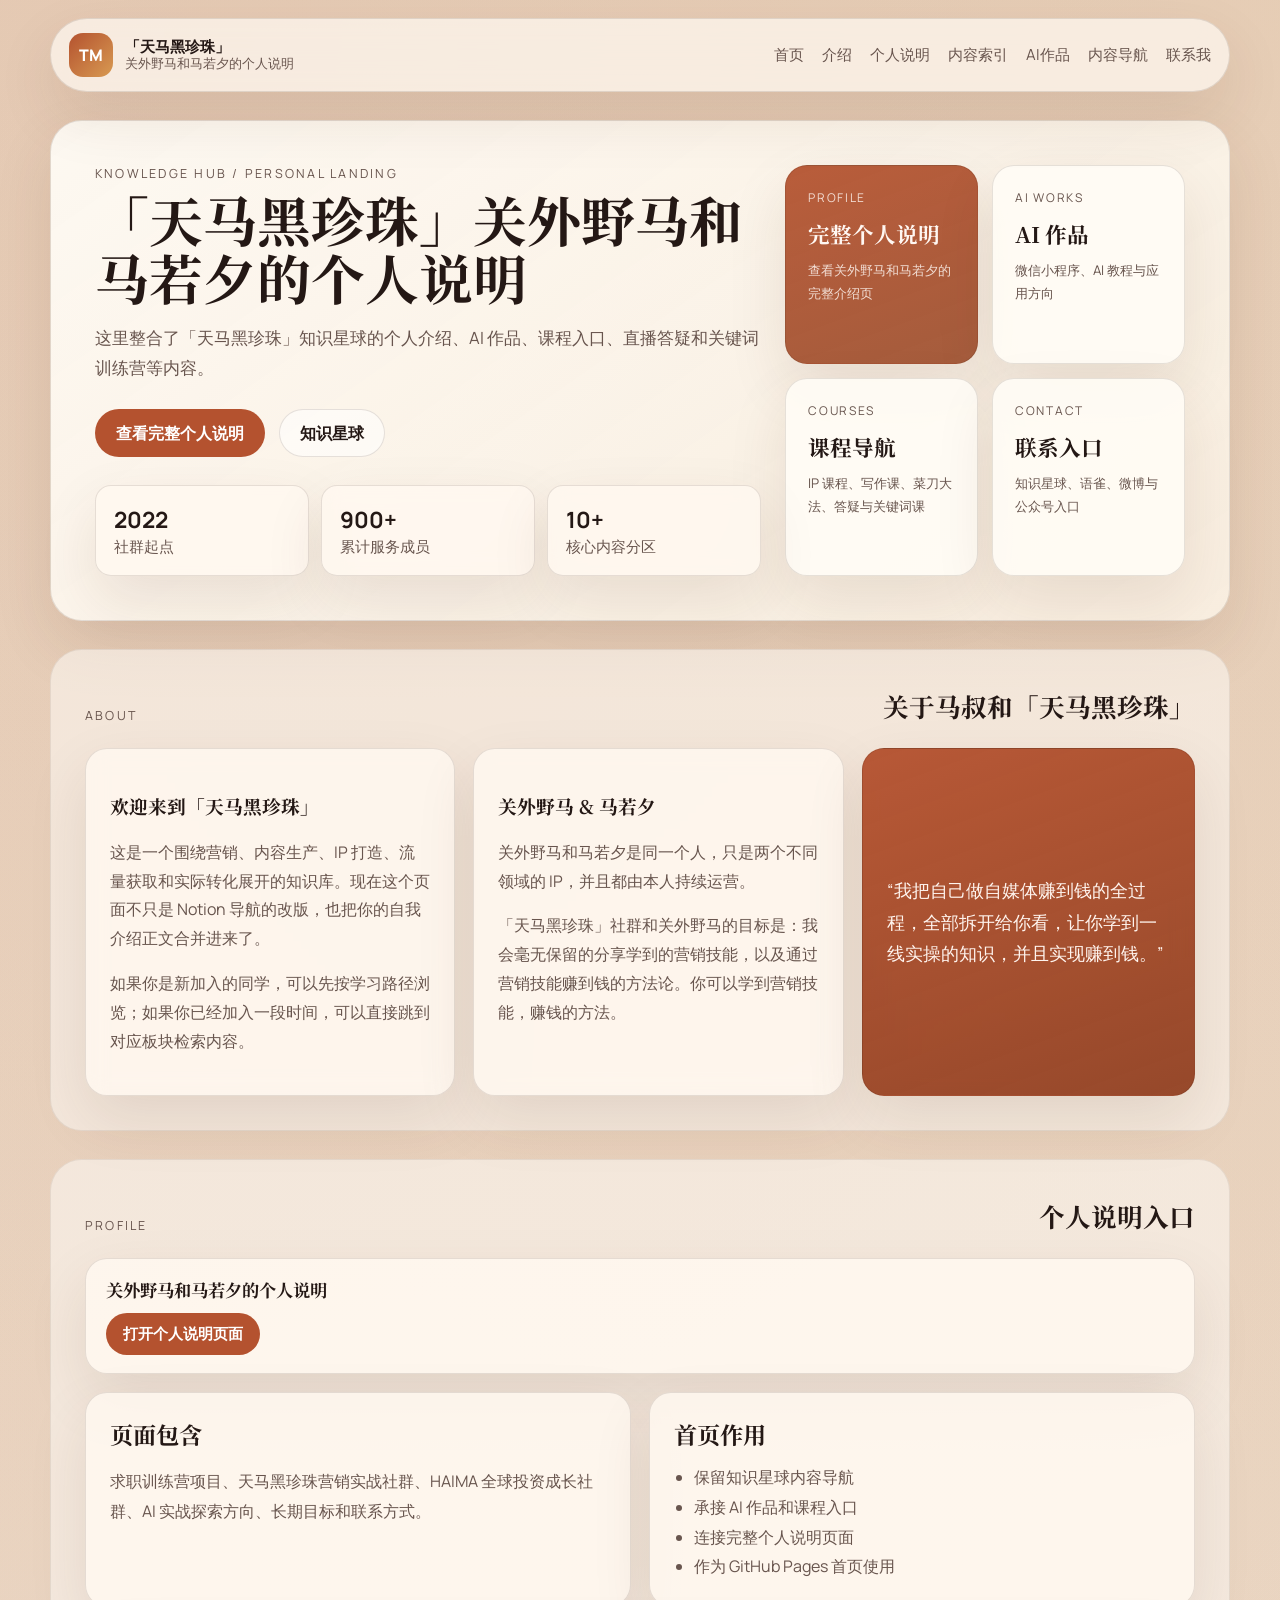
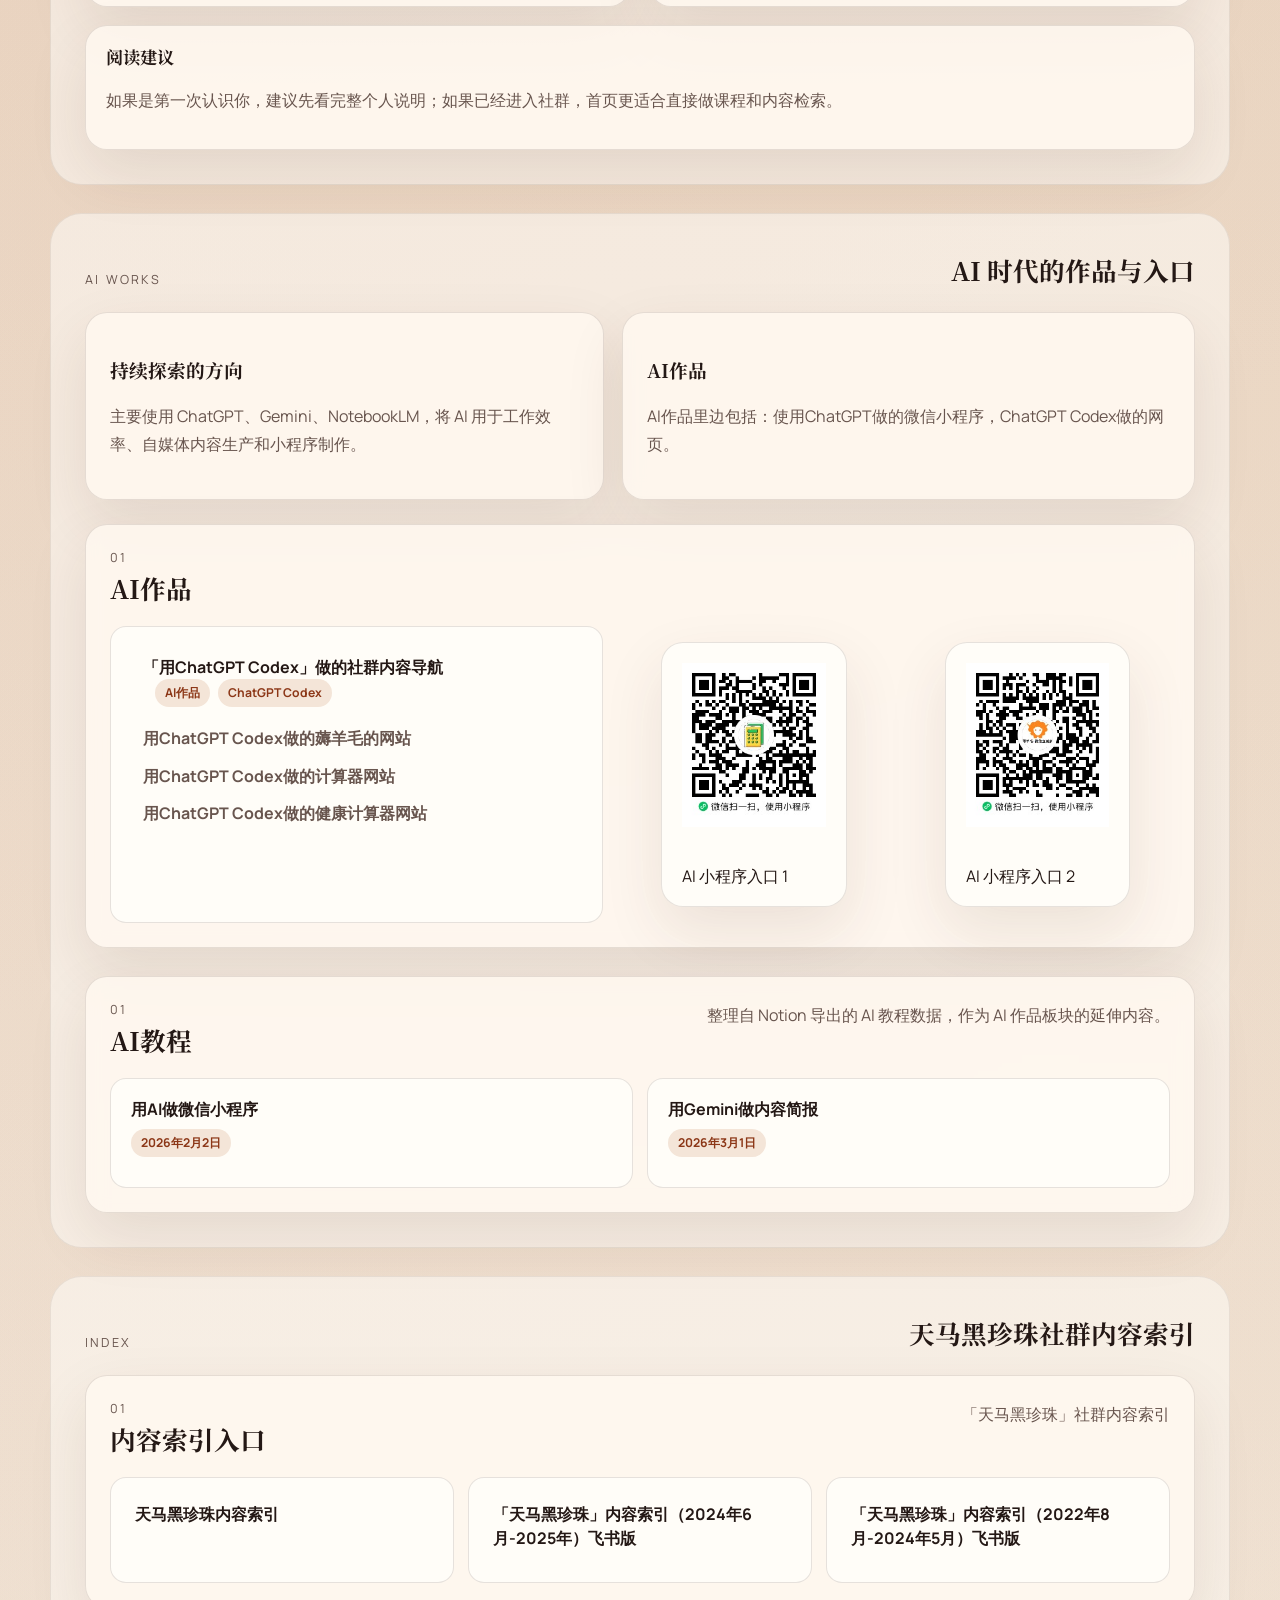
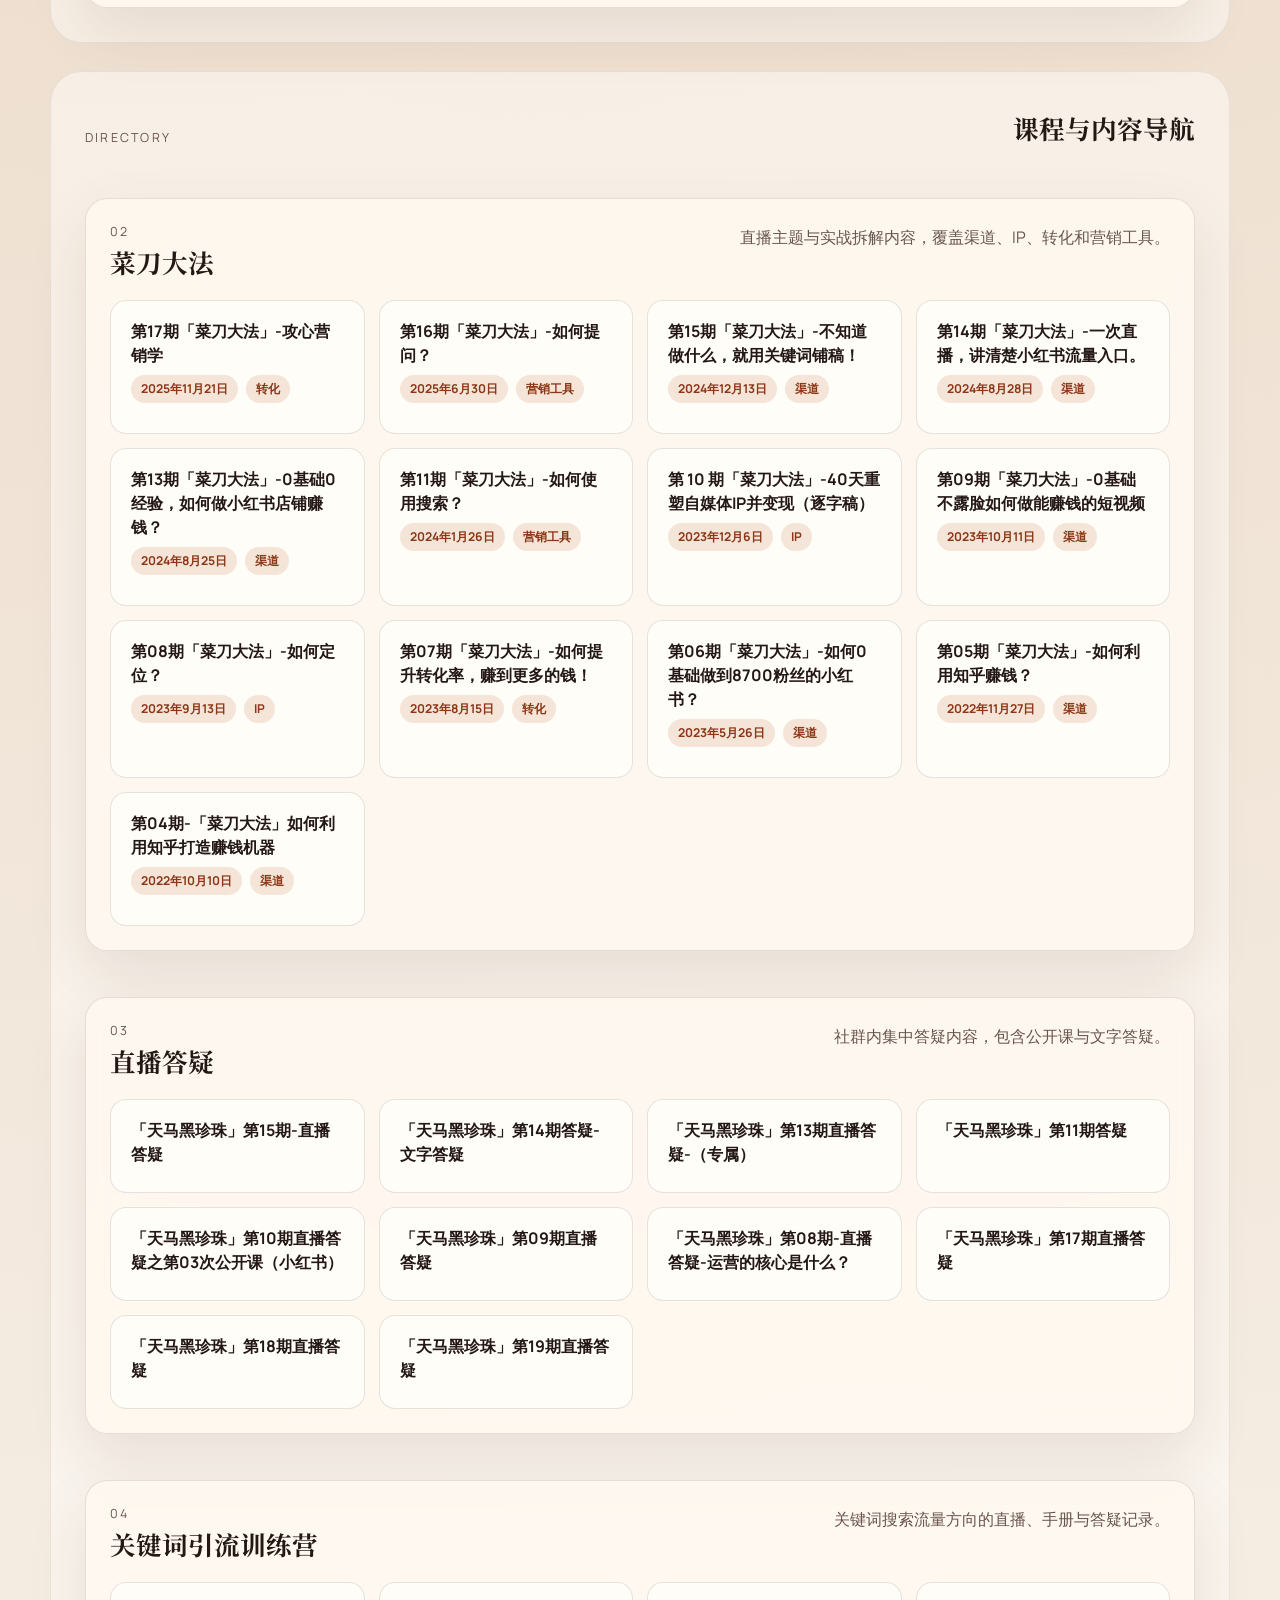
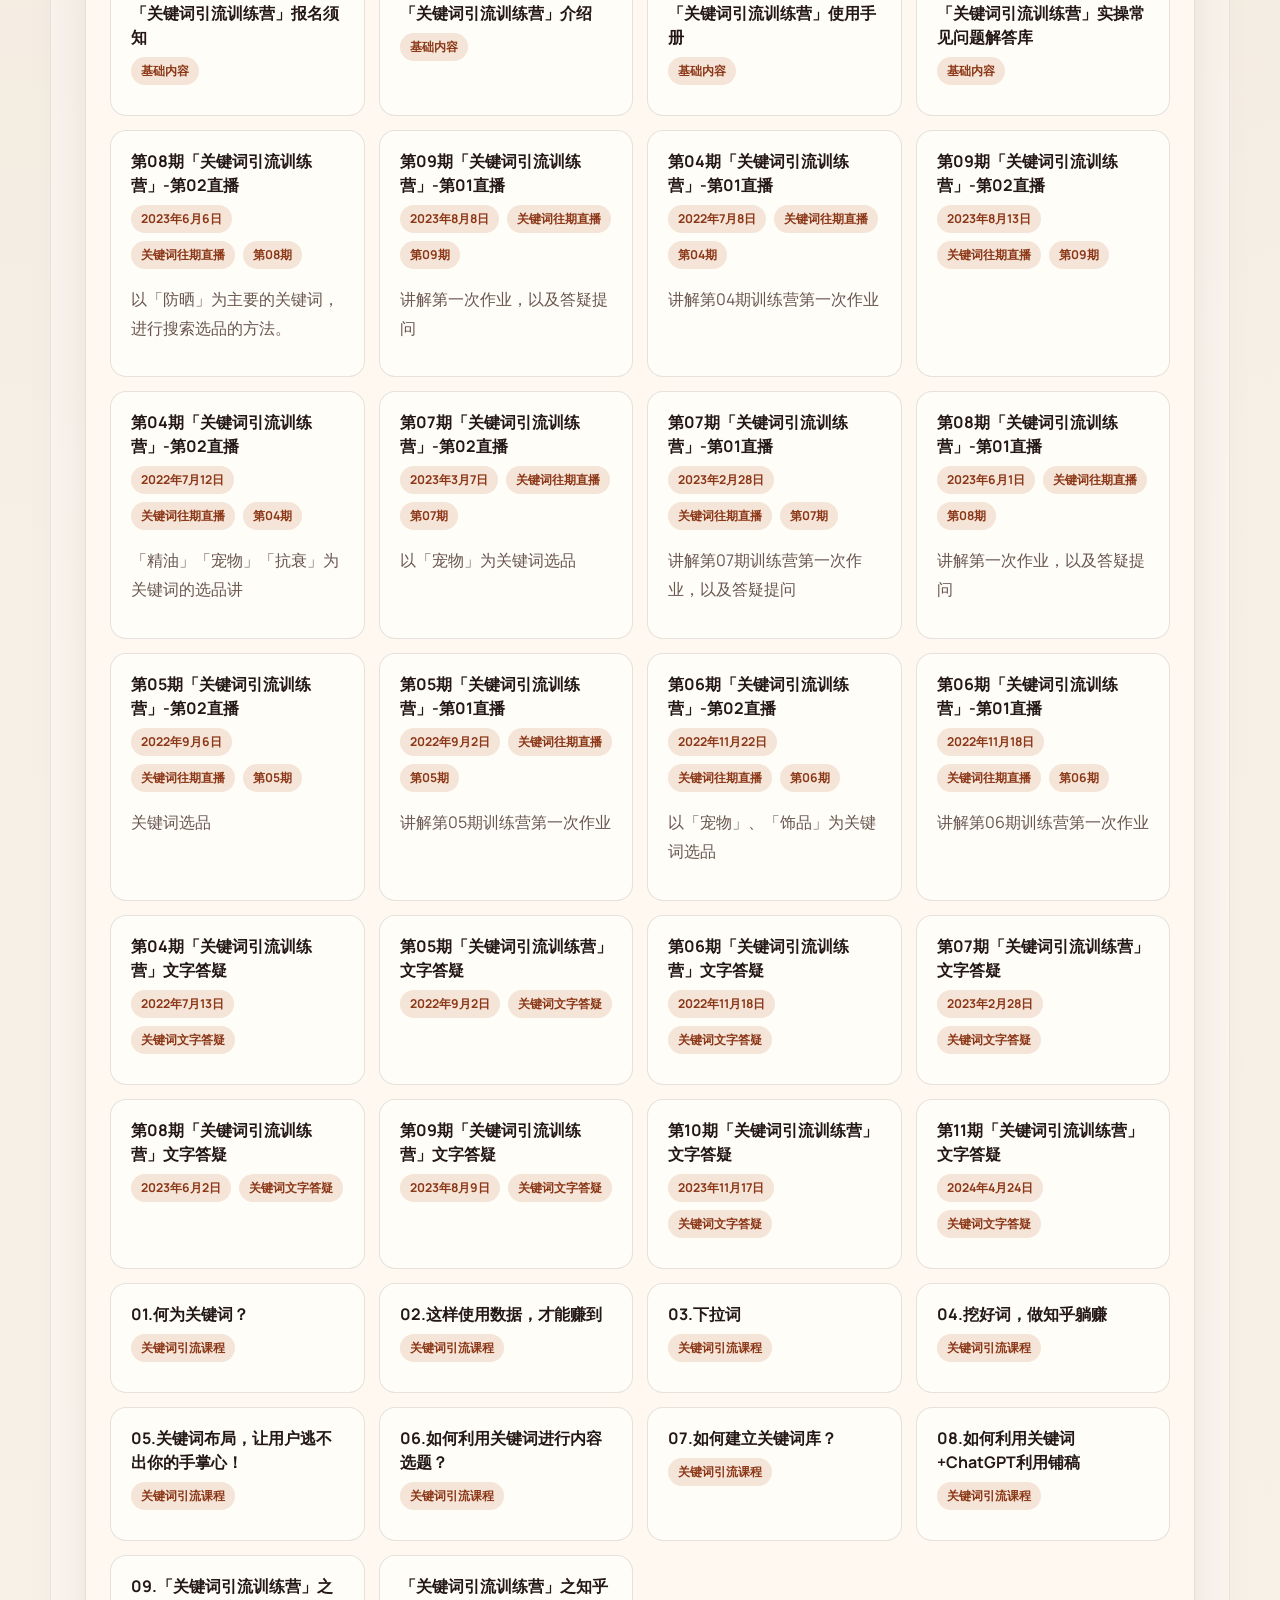
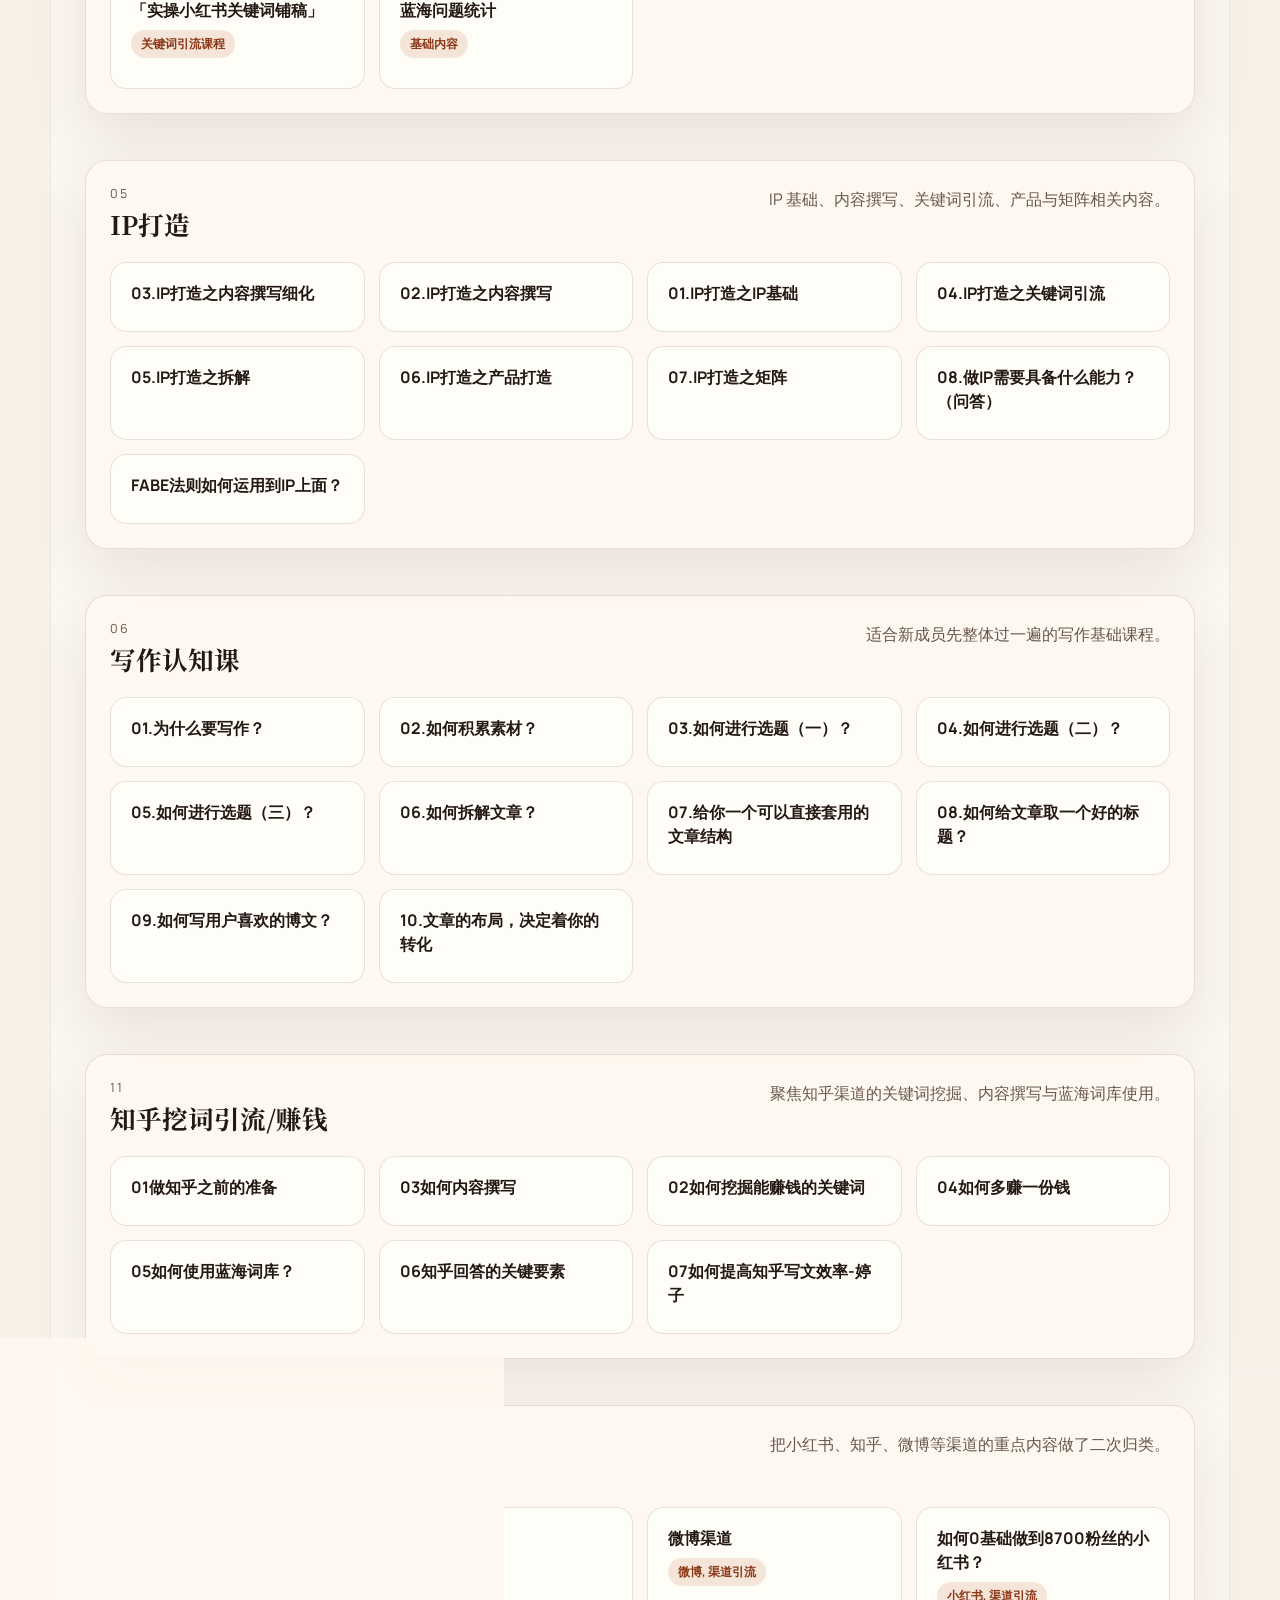
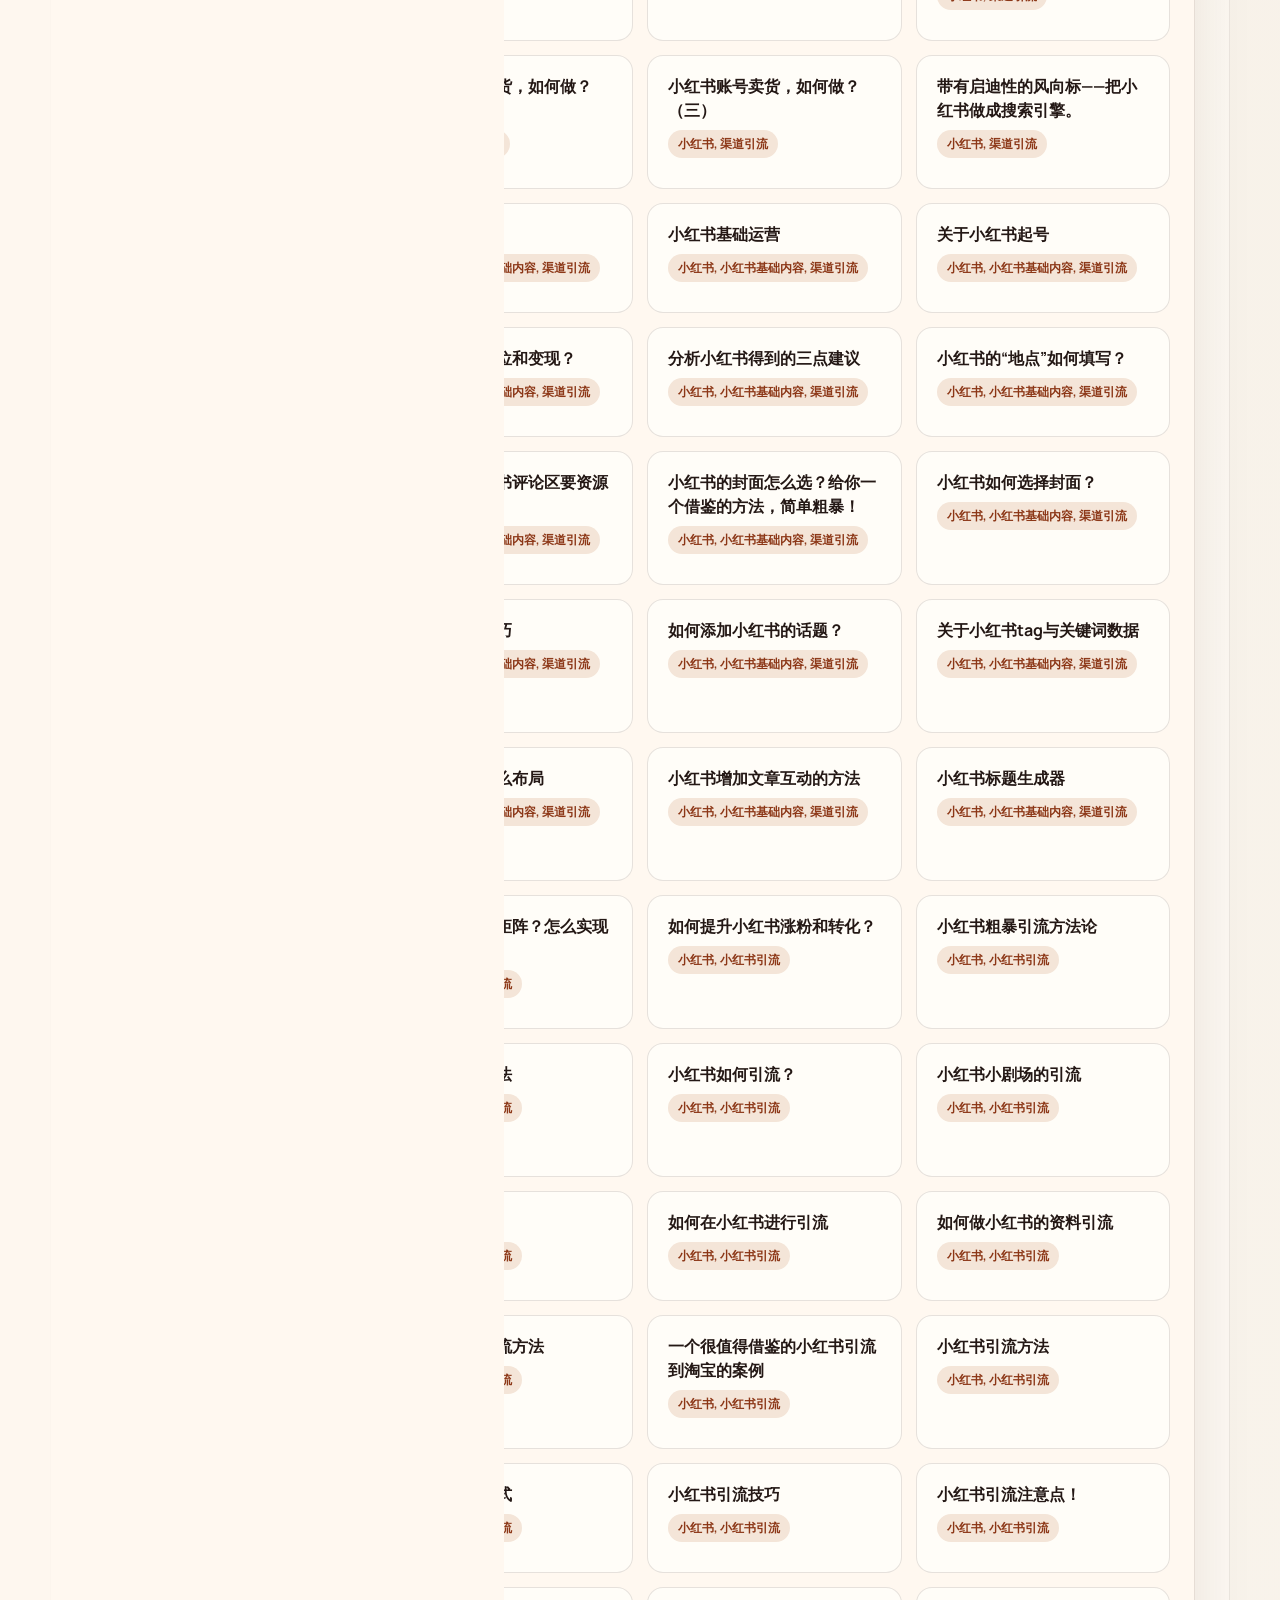
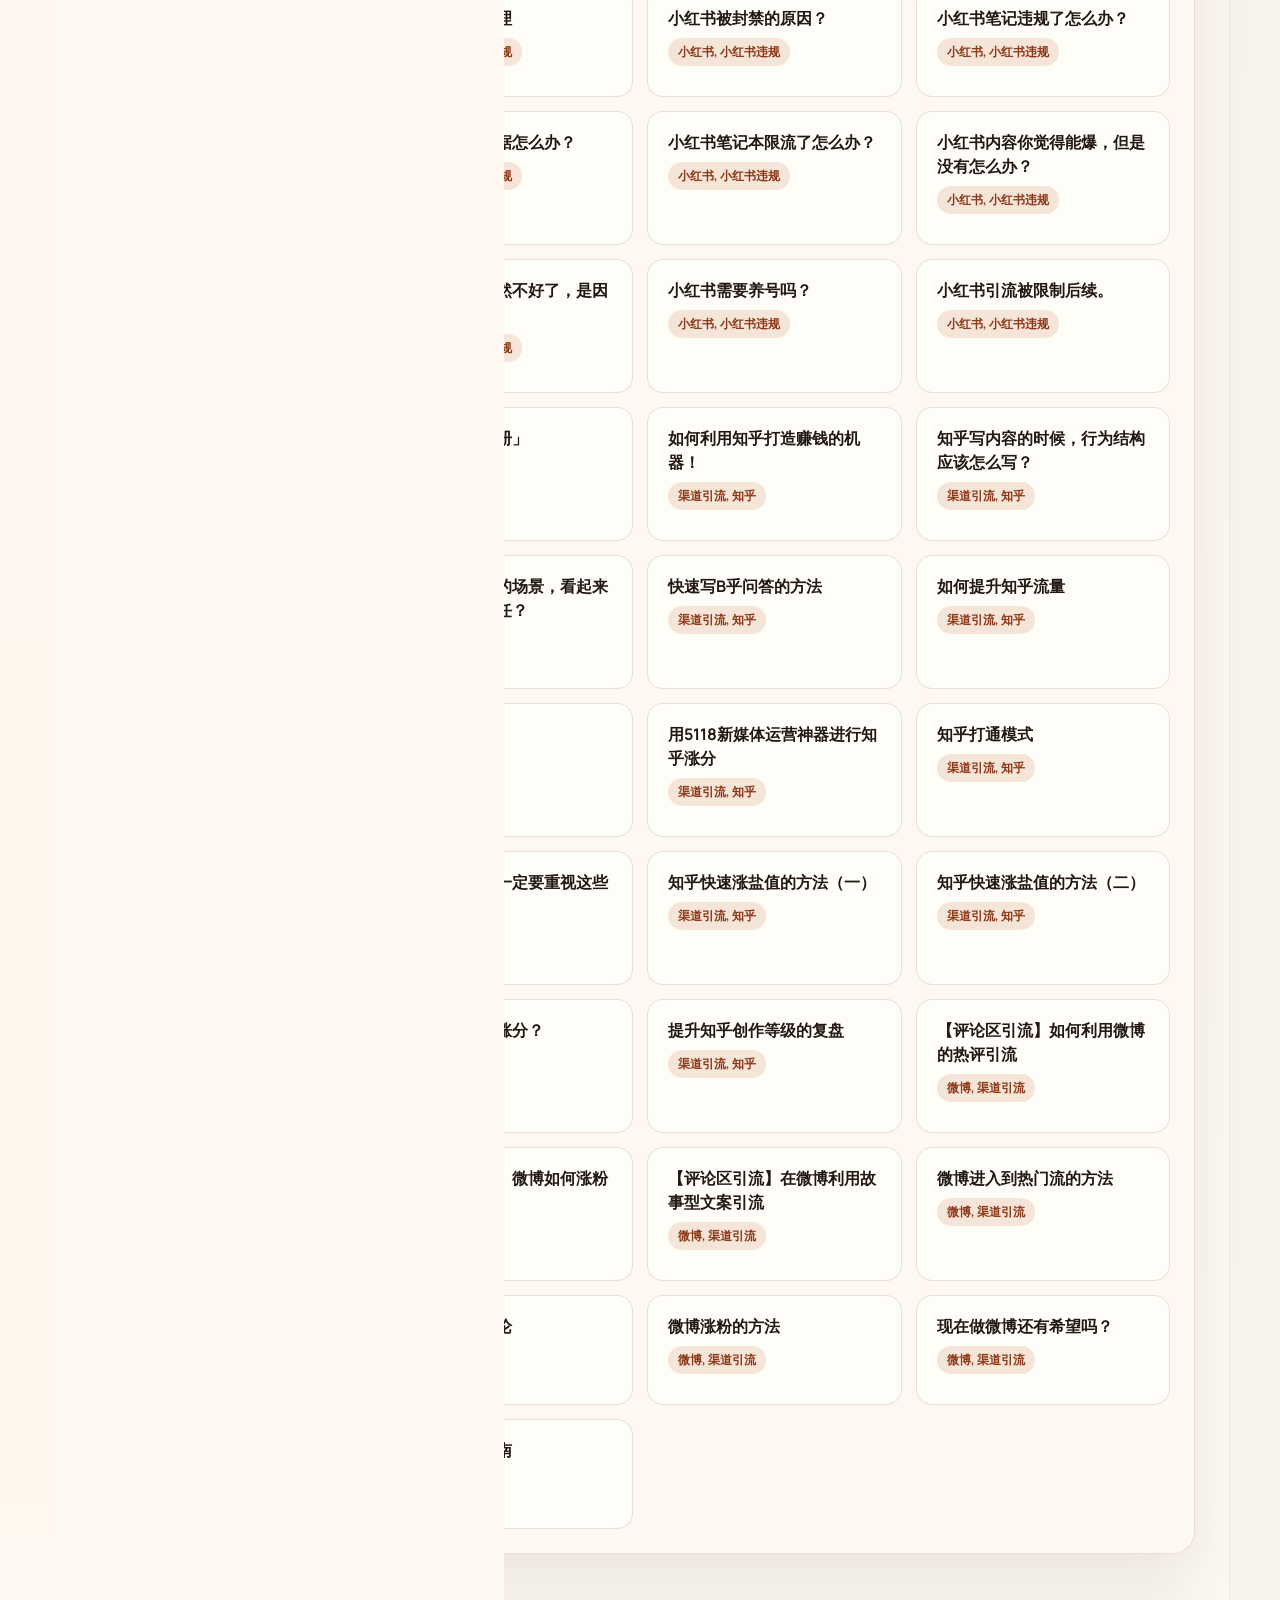
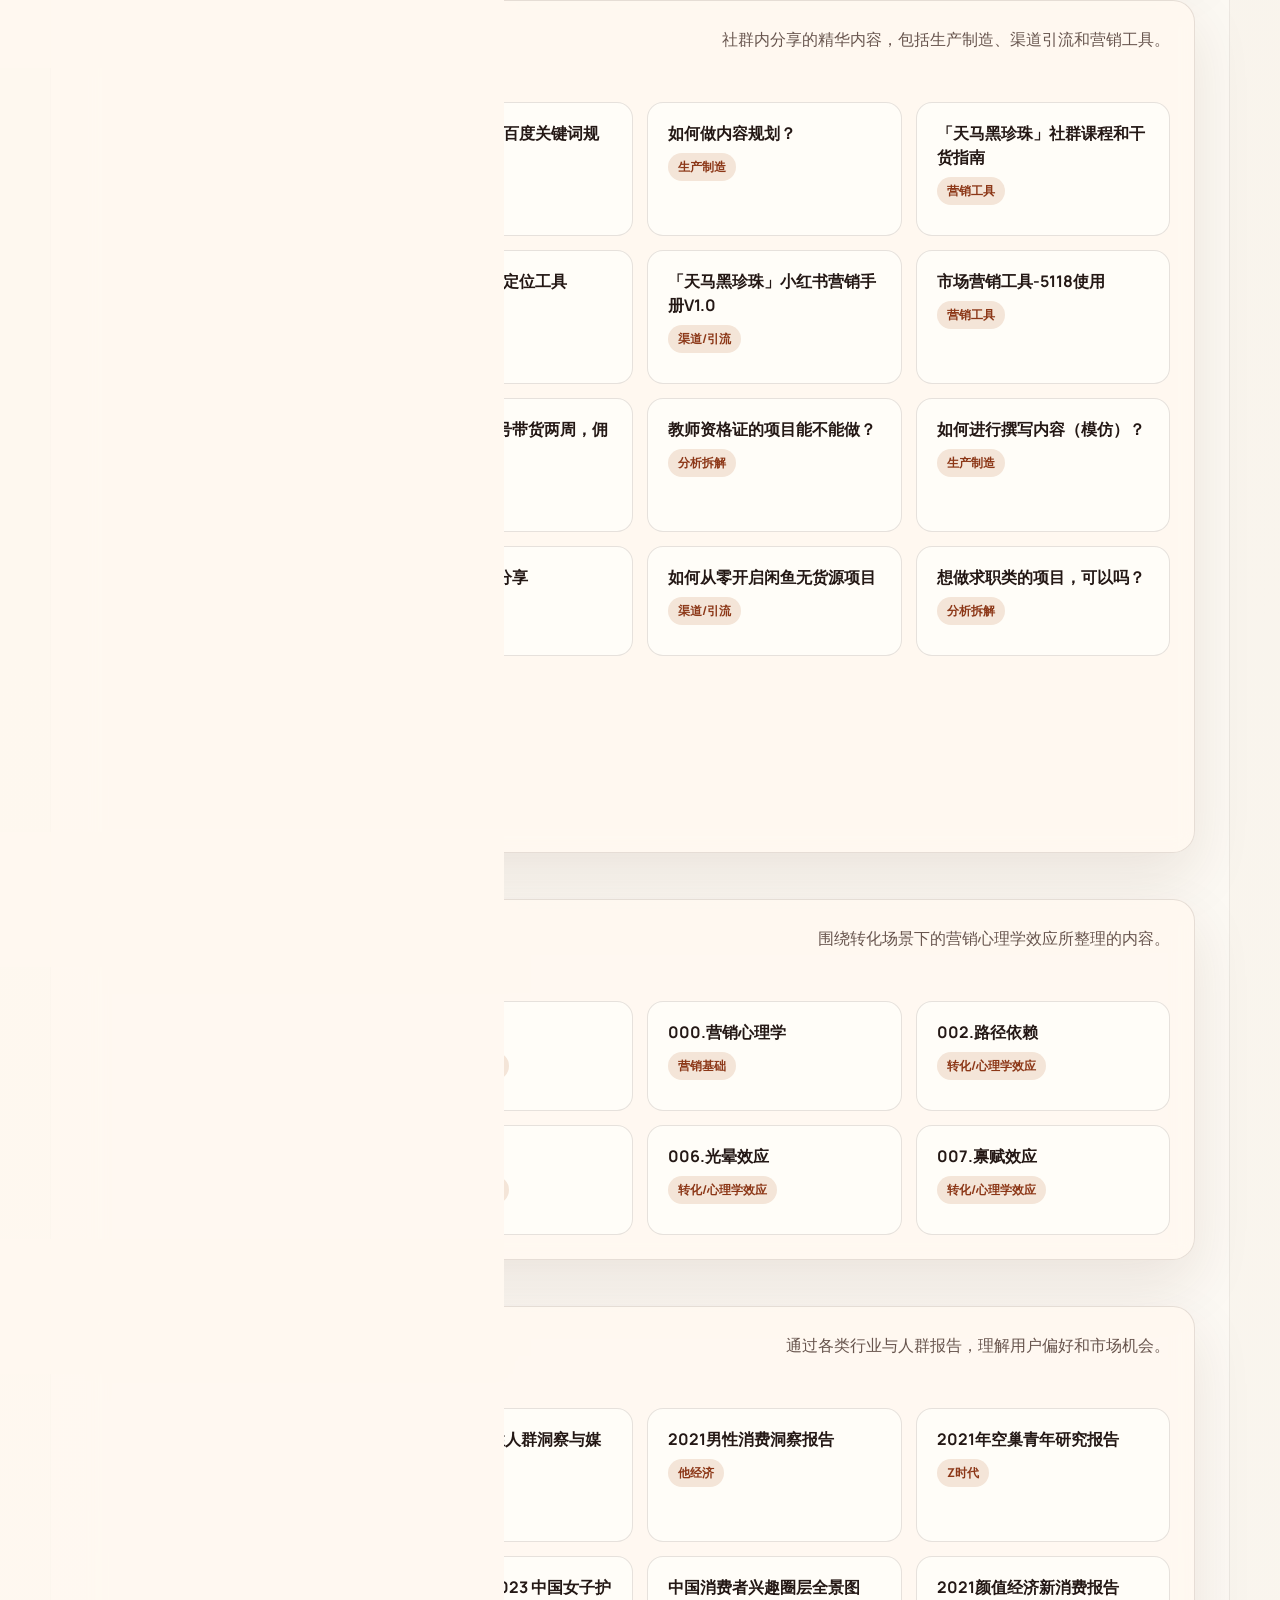
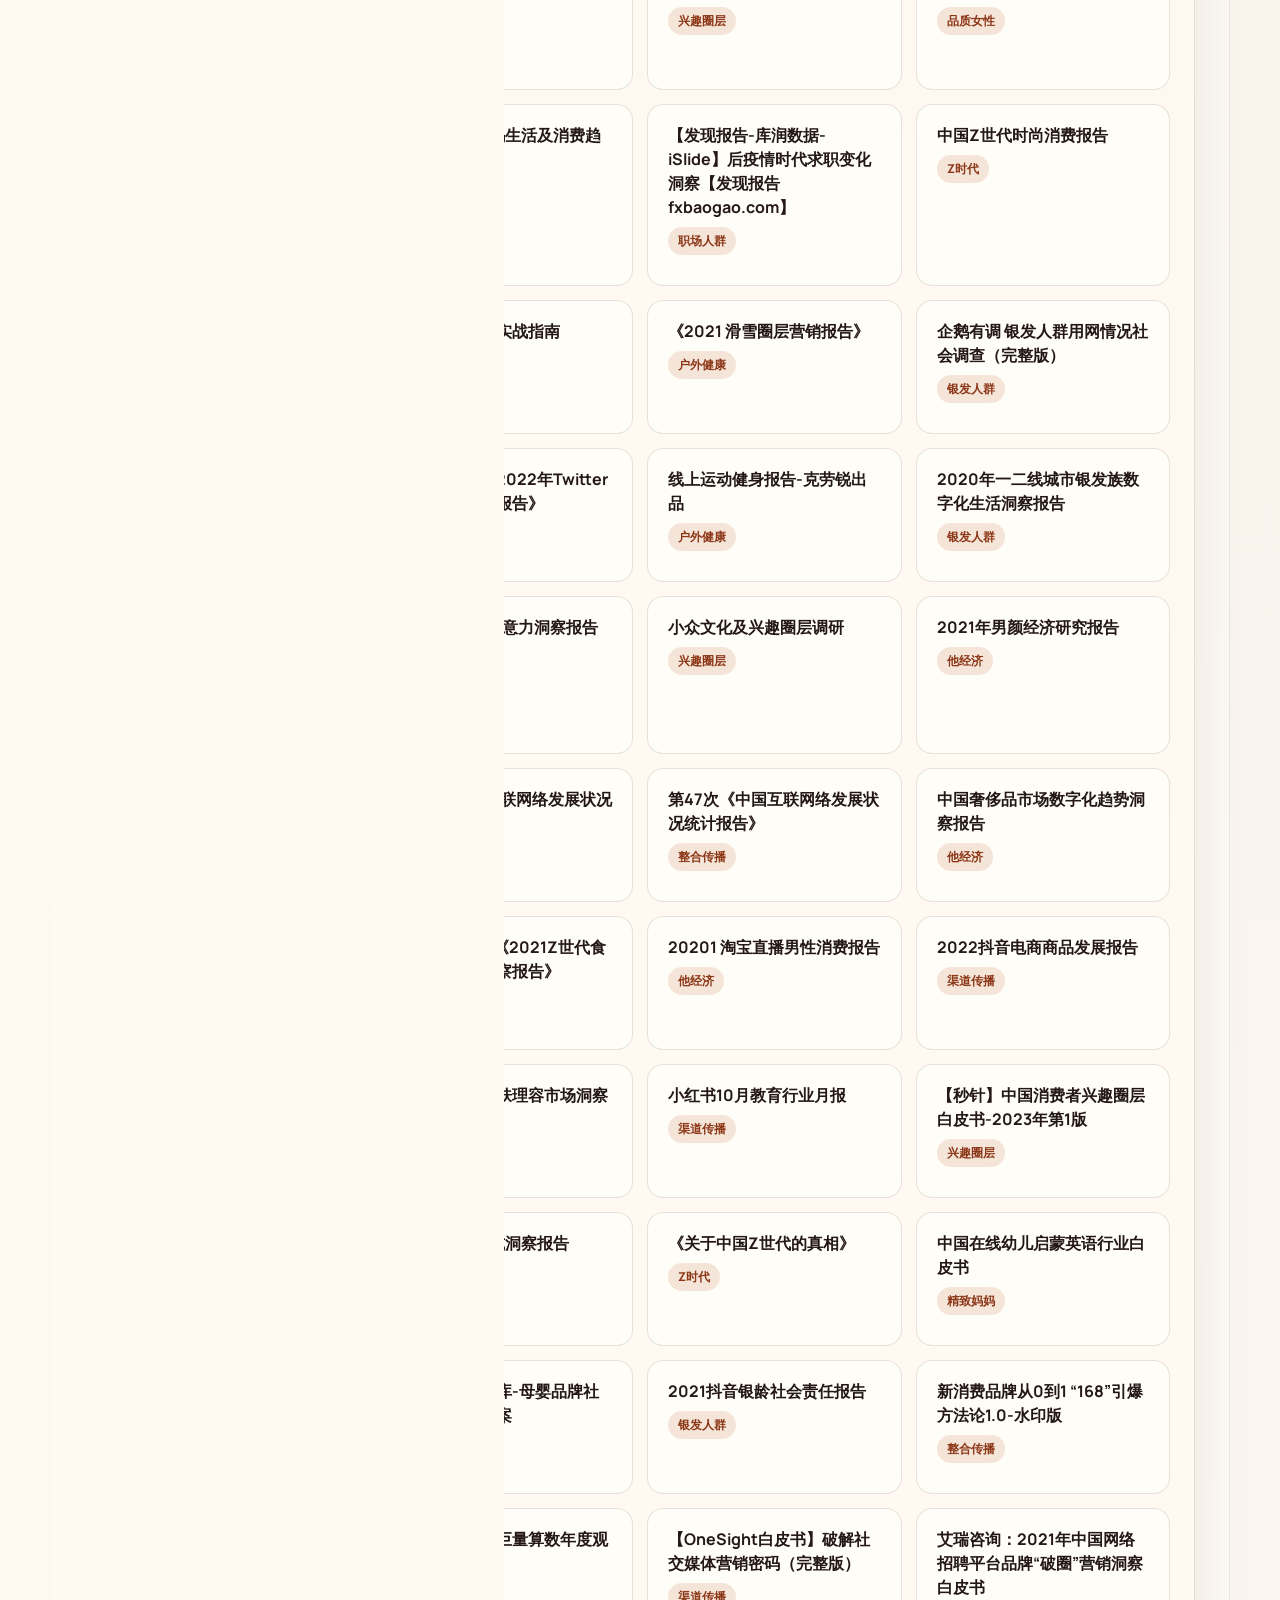
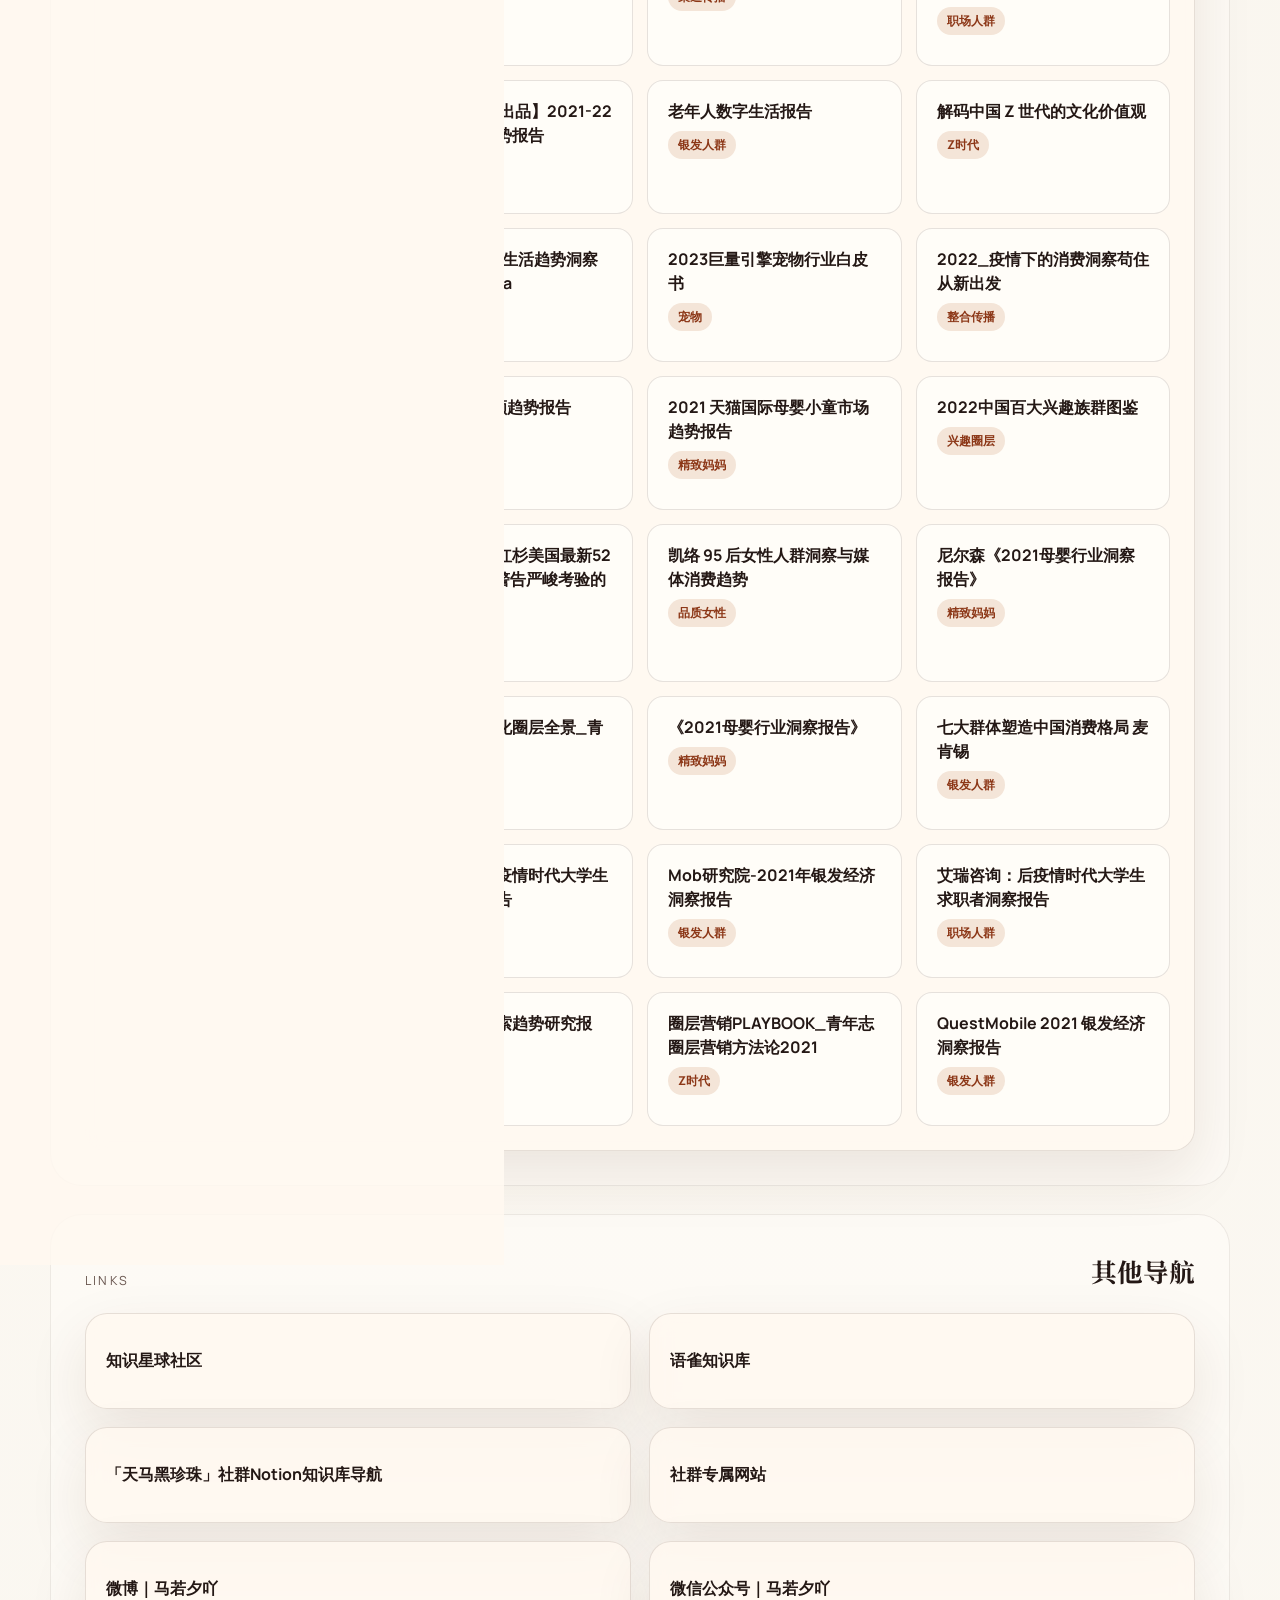
<file: index.html>
<!DOCTYPE html>
<html lang="zh-CN">
  <head>
    <meta charset="UTF-8" />
    <meta name="viewport" content="width=device-width, initial-scale=1.0" />
    <title>「天马黑珍珠」关外野马和马若夕的个人说明</title>
    <meta
      name="description"
      content="「天马黑珍珠」关外野马和马若夕的个人说明，集中展示个人介绍、AI 作品、课程导航与联系方式。"
    />
    <link rel="preconnect" href="https://fonts.googleapis.com" />
    <link rel="preconnect" href="https://fonts.gstatic.com" crossorigin />
    <link
      href="https://fonts.googleapis.com/css2?family=Manrope:wght@400;500;700;800&family=Noto+Serif+SC:wght@400;600;700&display=swap"
      rel="stylesheet"
    />
    <script>
      var _hmt = _hmt || [];
      (function () {
        var hm = document.createElement("script");
        hm.src = "https://hm.baidu.com/hm.js?55c495f2ea4ed438c098589f9b8940dc";
        var s = document.getElementsByTagName("script")[0];
        s.parentNode.insertBefore(hm, s);
      })();
    </script>
    <link rel="stylesheet" href="./styles.css" />
  </head>
  <body>
    <div class="page-shell">
      <header class="site-header">
        <a class="brand" href="#top">
          <span class="brand-mark">TM</span>
          <span class="brand-copy">
            <strong>「天马黑珍珠」</strong>
            <small>关外野马和马若夕的个人说明</small>
          </span>
        </a>
        <nav class="top-nav">
          <a href="#top">首页</a>
          <a href="#intro">介绍</a>
          <a href="./profile.html">个人说明</a>
          <a href="./content-index.html">内容索引</a>
          <a href="#ai">AI作品</a>
          <a href="#sections">内容导航</a>
          <a href="#contact">联系我</a>
        </nav>
      </header>

      <main id="top">
        <section class="hero">
          <div class="hero-copy">
            <p class="eyebrow">Knowledge Hub / Personal Landing</p>
            <h1>「天马黑珍珠」关外野马和马若夕的个人说明</h1>
            <p class="hero-text">
              这里整合了「天马黑珍珠」知识星球的个人介绍、AI 作品、课程入口、直播答疑和关键词训练营等内容。
            </p>
            <div class="hero-actions">
              <a class="button primary" href="./profile.html">查看完整个人说明</a>
              <a class="button secondary" href="https://wx.zsxq.com/dweb2/index/group/28514828554421" target="_blank" rel="noreferrer">知识星球</a>
            </div>
            <ul class="hero-stats">
              <li><strong>2022</strong><span>社群起点</span></li>
              <li><strong>900+</strong><span>累计服务成员</span></li>
              <li><strong>10+</strong><span>核心内容分区</span></li>
            </ul>
          </div>
          <aside class="hero-panel">
            <div class="hero-quick-grid">
              <a class="quick-card quick-card-strong" href="./profile.html">
                <span class="quick-kicker">Profile</span>
                <strong>完整个人说明</strong>
                <small>查看关外野马和马若夕的完整介绍页</small>
              </a>
              <a class="quick-card" href="#ai">
                <span class="quick-kicker">AI Works</span>
                <strong>AI 作品</strong>
                <small>微信小程序、AI 教程与应用方向</small>
              </a>
              <a class="quick-card" href="#sections">
                <span class="quick-kicker">Courses</span>
                <strong>课程导航</strong>
                <small>IP 课程、写作课、菜刀大法、答疑与关键词课</small>
              </a>
              <a class="quick-card" href="#contact">
                <span class="quick-kicker">Contact</span>
                <strong>联系入口</strong>
                <small>知识星球、语雀、微博与公众号入口</small>
              </a>
            </div>
          </aside>
        </section>

        <section id="intro" class="section section-intro">
          <div class="section-heading">
            <p class="section-kicker">About</p>
            <h2>关于马叔和「天马黑珍珠」</h2>
          </div>
          <div class="intro-grid">
            <article class="note-card">
              <h3>欢迎来到「天马黑珍珠」</h3>
              <p>
                这是一个围绕营销、内容生产、IP 打造、流量获取和实际转化展开的知识库。现在这个页面不只是
                Notion 导航的改版，也把你的自我介绍正文合并进来了。
              </p>
              <p>
                如果你是新加入的同学，可以先按学习路径浏览；如果你已经加入一段时间，可以直接跳到对应板块检索内容。
              </p>
            </article>
            <article class="note-card">
              <h3>关外野马 & 马若夕</h3>
              <p>
                关外野马和马若夕是同一个人，只是两个不同领域的 IP，并且都由本人持续运营。
              </p>
              <p>
                「天马黑珍珠」社群和关外野马的目标是：我会毫无保留的分享学到的营销技能，以及通过营销技能赚到钱的方法论。你可以学到营销技能，赚钱的方法。
              </p>
            </article>
            <article class="quote-card">
              <p>
                “我把自己做自媒体赚到钱的全过程，全部拆开给你看，让你学到一线实操的知识，并且实现赚到钱。”
              </p>
            </article>
          </div>
        </section>

        <section id="story" class="section">
          <div class="section-heading">
            <p class="section-kicker">Profile</p>
            <h2>个人说明入口</h2>
          </div>
          <div class="story-grid">
            <article class="story-card story-card-wide">
              <h3>关外野马和马若夕的个人说明</h3>
              <a class="button primary" href="./profile.html">打开个人说明页面</a>
            </article>
            <article class="story-card">
              <h3>页面包含</h3>
              <p>
                求职训练营项目、天马黑珍珠营销实战社群、HAIMA 全球投资成长社群、AI 实战探索方向、长期目标和联系方式。
              </p>
            </article>
            <article class="story-card">
              <h3>首页作用</h3>
              <ul class="story-list">
                <li>保留知识星球内容导航</li>
                <li>承接 AI 作品和课程入口</li>
                <li>连接完整个人说明页面</li>
                <li>作为 GitHub Pages 首页使用</li>
              </ul>
            </article>
            <article class="story-card story-card-wide">
              <h3>阅读建议</h3>
              <p>
                如果是第一次认识你，建议先看完整个人说明；如果已经进入社群，首页更适合直接做课程和内容检索。
              </p>
            </article>
          </div>
        </section>

        <section id="ai" class="section">
          <div class="section-heading">
            <p class="section-kicker">AI Works</p>
            <h2>AI 时代的作品与入口</h2>
          </div>
          <div class="ai-layout">
            <article class="note-card">
              <h3>持续探索的方向</h3>
              <p>主要使用 ChatGPT、Gemini、NotebookLM，将 AI 用于工作效率、自媒体内容生产和小程序制作。</p>
            </article>
            <article class="note-card">
              <h3>AI作品</h3>
              <p>AI作品里边包括：使用ChatGPT做的微信小程序，ChatGPT Codex做的网页。</p>
            </article>
          </div>
          <section class="content-block ai-works-block">
            <div class="content-head">
              <div>
                <p class="content-kicker">01</p>
                <h3>AI作品</h3>
              </div>
            </div>
            <div class="ai-works-grid">
              <article class="content-item ai-work-item">
                <h4>
                  <a
                    class="ai-work-title-link"
                    href="https://yema-29129.github.io/tianmaheizhenzhu/"
                    target="_blank"
                    rel="noreferrer"
                  >
                    「用ChatGPT Codex」做的社群内容导航
                  </a>
                  <span class="inline-chips">
                    <span class="meta-chip">AI作品</span>
                    <span class="meta-chip">ChatGPT Codex</span>
                  </span>
                </h4>
                <div class="ai-work-links">
                  <a href="https://bank.vooqqqm.com/index.html" target="_blank" rel="noreferrer">用ChatGPT Codex做的薅羊毛的网站</a>
                  <a href="https://calcwisehub.com/" target="_blank" rel="noreferrer">用ChatGPT Codex做的计算器网站</a>
                  <a href="https://fitcalcify.com/zh/" target="_blank" rel="noreferrer">用ChatGPT Codex做的健康计算器网站</a>
                </div>
              </article>
              <figure class="qr-card ai-work-qr">
                <img src="./assets/images/image.png" alt="AI 小程序入口 1" />
                <figcaption>AI 小程序入口 1</figcaption>
              </figure>
              <figure class="qr-card ai-work-qr">
                <img src="./assets/images/image 1.png" alt="AI 小程序入口 2" />
                <figcaption>AI 小程序入口 2</figcaption>
              </figure>
            </div>
          </section>
          <div class="dynamic-section" data-section="aiTutorial"></div>
        </section>

        <section class="section index-section">
          <div class="section-heading">
            <p class="section-kicker">Index</p>
            <h2>天马黑珍珠社群内容索引</h2>
          </div>
          <div class="content-block">
            <div class="content-head">
              <div>
                <p class="content-kicker">01</p>
                <h3>内容索引入口</h3>
              </div>
              <p class="content-desc">「天马黑珍珠」社群内容索引</p>
            </div>
            <div class="content-list index-list">
              <a class="content-item index-item" href="https://yema-29129.github.io/tianmaheizhenzhu/" target="_blank" rel="noreferrer">
                <h4>天马黑珍珠内容索引</h4>
              </a>
              <a class="content-item index-item" href="https://raayg17e4m.feishu.cn/wiki/QuOnw3mskiLfRUkYK61cv2phnAe?from=from_copylink" target="_blank" rel="noreferrer">
                <h4>「天马黑珍珠」内容索引（2024年6月-2025年）飞书版</h4>
              </a>
              <a class="content-item index-item" href="https://raayg17e4m.feishu.cn/wiki/wikcnLWhyopDy23ac5sgY7Gh6fh?from=from_copylink" target="_blank" rel="noreferrer">
                <h4>「天马黑珍珠」内容索引（2022年8月-2024年5月）飞书版</h4>
              </a>
            </div>
          </div>
        </section>

        <section id="sections" class="section">
          <div class="section-heading">
            <p class="section-kicker">Directory</p>
            <h2>课程与内容导航</h2>
          </div>
          <div class="section-stack" id="dynamic-sections"></div>
        </section>

        <section class="section section-links">
          <div class="section-heading">
            <p class="section-kicker">Links</p>
            <h2>其他导航</h2>
          </div>
          <div class="link-grid">
            <a class="link-card" href="https://wx.zsxq.com/dweb2/index/group/28514828554421" target="_blank" rel="noreferrer">知识星球社区</a>
            <a class="link-card" href="https://www.yuque.com/mashuya/sq0tya?#" target="_blank" rel="noreferrer">语雀知识库</a>
            <a class="link-card" href="https://guanwaiyema.notion.site/0577f428c2644c1191d6cda9dcba9894" target="_blank" rel="noreferrer">「天马黑珍珠」社群Notion知识库导航</a>
            <a class="link-card" href="https://www.tmhzz.com/" target="_blank" rel="noreferrer">社群专属网站</a>
            <a class="link-card" href="https://weibo.com/u/7298373397" target="_blank" rel="noreferrer">微博｜马若夕吖</a>
            <a class="link-card" href="https://mp.weixin.qq.com/s/38m0aK2Q47sM9AAoJHw9Ow" target="_blank" rel="noreferrer">微信公众号｜马若夕吖</a>
          </div>
        </section>

        <section id="contact" class="section contact-section">
          <div class="section-heading">
            <p class="section-kicker">Contact</p>
            <h2>找到我 | 联系我</h2>
          </div>
          <div class="contact-layout">
            <div class="contact-copy">
              <p>
                「天马黑珍珠」社群，是一个学习营销为基础，并且将学到的营销知识，通过实践赚到钱的社群；
              </p>
              <p>
                粗暴一点的解释就是：我会毫无保留的分享学到的营销技能，以及通过营销技能赚到钱的方法论。你可以学到营销技能，赚钱的方法。
              </p>
              <p>
                目前社群有开发「写作认知课」为基础、「IP打造课程」为升级版，「关键词引流训练营」为引流基础，
                「知乎挖词赚钱」为引流实操，「电商神刀斩」为实践赚钱，将所有的课程一一串联起来赚钱的社群。
              </p>
            </div>
            <div class="contact-card">
              <a class="contact-image-link" href="./profile.html" aria-label="打开个人说明页面">
                <img src="./assets/images/WechatIMG454.png" alt="个人说明页面封面图" />
              </a>
              <div class="contact-links">
                <a href="https://www.yuque.com/mashuya/sq0tya?#" target="_blank" rel="noreferrer">「天马黑珍珠」语雀知识库</a>
                <a href="https://www.tmhzz.com/" target="_blank" rel="noreferrer">「天马黑珍珠」社群导航网站</a>
                <a href="https://guanwaiyema.notion.site/0577f428c2644c1191d6cda9dcba9894?source=copy_link" target="_blank" rel="noreferrer">
                  「天马黑珍珠」社群Notion知识库导航
                </a>
                <a href="./profile.html">个人说明</a>
              </div>
            </div>
          </div>
        </section>
      </main>

      <footer class="site-footer">
        <div class="footer-brand">
          <strong>「天马黑珍珠」</strong>
          <span>关外野马和马若夕的个人说明</span>
        </div>
        <nav class="footer-nav">
          <a href="./profile.html">个人说明</a>
          <a href="./content-index.html">内容索引</a>
          <a href="#ai">AI作品</a>
          <a href="#sections">课程导航</a>
          <a href="./profile.html#contact">联系方式</a>
          <a href="https://guanwaiyema.notion.site/0577f428c2644c1191d6cda9dcba9894?source=copy_link" target="_blank" rel="noreferrer">Notion知识库</a>
          <a href="https://www.tmhzz.com/" target="_blank" rel="noreferrer">天马黑珍珠社群导航内容</a>
          <a href="https://www.yuque.com/mashuya/sq0tya?#" target="_blank" rel="noreferrer">语雀知识库</a>
        </nav>
        <div class="footer-meta">
          <p>本站内容仅供展示与检索使用，具体资料与服务信息以实际社群内容为准。</p>
          <p>&copy; 2026 「天马黑珍珠」. All rights reserved.</p>
          <p>本内容基于ChatGPT制作。最近更新：2026 年 3 月 15 日</p>
        </div>
      </footer>
    </div>

    <template id="section-template">
      <section class="content-block">
        <div class="content-head">
          <div>
            <p class="content-kicker"></p>
            <h3></h3>
          </div>
          <p class="content-desc"></p>
        </div>
        <div class="content-list"></div>
      </section>
    </template>

    <script src="./script.js"></script>
  </body>
</html>
</file>
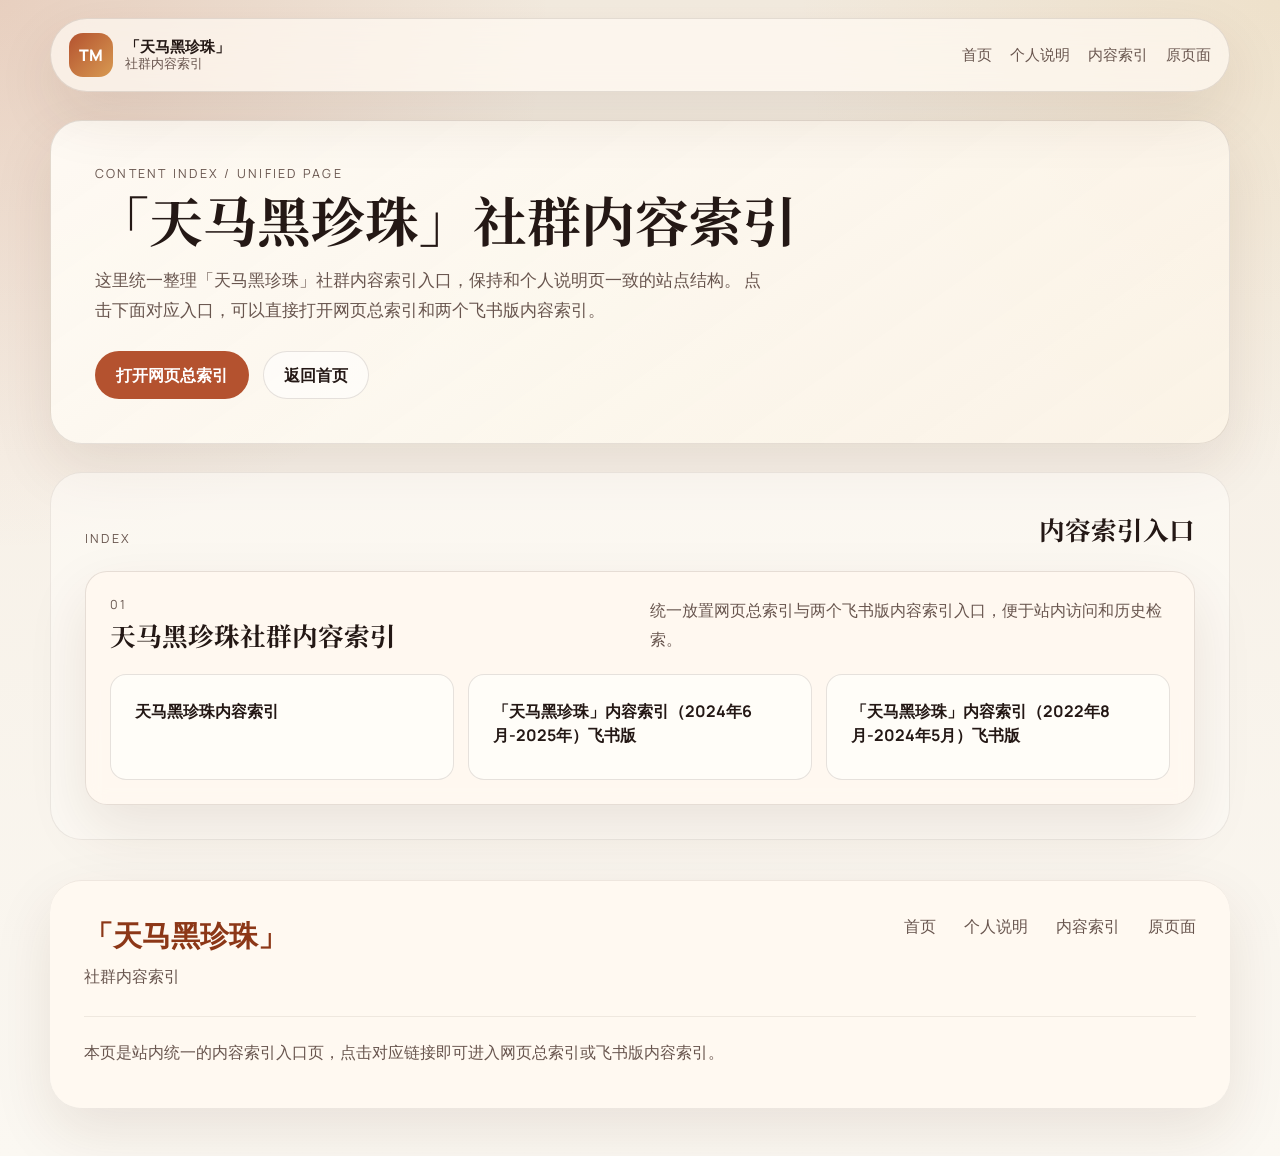
<file: content-index.html>
<!DOCTYPE html>
<html lang="zh-CN">
  <head>
    <meta charset="UTF-8" />
    <meta name="viewport" content="width=device-width, initial-scale=1.0" />
    <title>「天马黑珍珠」社群内容索引</title>
    <meta
      name="description"
      content="站内统一整理「天马黑珍珠」社群内容索引入口。"
    />
    <link rel="preconnect" href="https://fonts.googleapis.com" />
    <link rel="preconnect" href="https://fonts.gstatic.com" crossorigin />
    <link
      href="https://fonts.googleapis.com/css2?family=Manrope:wght@400;500;700;800&family=Noto+Serif+SC:wght@400;600;700&display=swap"
      rel="stylesheet"
    />
    <script>
      var _hmt = _hmt || [];
      (function () {
        var hm = document.createElement("script");
        hm.src = "https://hm.baidu.com/hm.js?55c495f2ea4ed438c098589f9b8940dc";
        var s = document.getElementsByTagName("script")[0];
        s.parentNode.insertBefore(hm, s);
      })();
    </script>
    <link rel="stylesheet" href="./styles.css" />
  </head>
  <body>
    <div class="page-shell">
      <header class="site-header">
        <a class="brand" href="./index.html">
          <span class="brand-mark">TM</span>
          <span class="brand-copy">
            <strong>「天马黑珍珠」</strong>
            <small>社群内容索引</small>
          </span>
        </a>
        <nav class="top-nav">
          <a href="./index.html">首页</a>
          <a href="./profile.html">个人说明</a>
          <a href="./content-index.html">内容索引</a>
          <a href="https://yema-29129.github.io/tianmaheizhenzhu/" target="_blank" rel="noreferrer">原页面</a>
        </nav>
      </header>

      <main>
        <section class="hero hero-single">
          <div class="hero-copy">
            <p class="eyebrow">Content Index / Unified Page</p>
            <h1>「天马黑珍珠」社群内容索引</h1>
            <p class="hero-text">
              这里统一整理「天马黑珍珠」社群内容索引入口，保持和个人说明页一致的站点结构。
              点击下面对应入口，可以直接打开网页总索引和两个飞书版内容索引。
            </p>
            <div class="hero-actions">
              <a class="button primary" href="https://yema-29129.github.io/tianmaheizhenzhu/" target="_blank" rel="noreferrer">打开网页总索引</a>
              <a class="button secondary" href="./index.html">返回首页</a>
            </div>
          </div>
        </section>

        <section class="section index-section">
          <div class="section-heading">
            <p class="section-kicker">Index</p>
            <h2>内容索引入口</h2>
          </div>
          <div class="content-block">
            <div class="content-head">
              <div>
                <p class="content-kicker">01</p>
                <h3>天马黑珍珠社群内容索引</h3>
              </div>
              <p class="content-desc">统一放置网页总索引与两个飞书版内容索引入口，便于站内访问和历史检索。</p>
            </div>
            <div class="content-list index-list">
              <a class="content-item index-item" href="https://yema-29129.github.io/tianmaheizhenzhu/" target="_blank" rel="noreferrer">
                <h4>天马黑珍珠内容索引</h4>
              </a>
              <a class="content-item index-item" href="https://raayg17e4m.feishu.cn/wiki/QuOnw3mskiLfRUkYK61cv2phnAe?from=from_copylink" target="_blank" rel="noreferrer">
                <h4>「天马黑珍珠」内容索引（2024年6月-2025年）飞书版</h4>
              </a>
              <a class="content-item index-item" href="https://raayg17e4m.feishu.cn/wiki/wikcnLWhyopDy23ac5sgY7Gh6fh?from=from_copylink" target="_blank" rel="noreferrer">
                <h4>「天马黑珍珠」内容索引（2022年8月-2024年5月）飞书版</h4>
              </a>
            </div>
          </div>
        </section>
      </main>

      <footer class="site-footer">
        <div class="footer-brand">
          <strong>「天马黑珍珠」</strong>
          <span>社群内容索引</span>
        </div>
        <nav class="footer-nav">
          <a href="./index.html">首页</a>
          <a href="./profile.html">个人说明</a>
          <a href="./content-index.html">内容索引</a>
          <a href="https://yema-29129.github.io/tianmaheizhenzhu/" target="_blank" rel="noreferrer">原页面</a>
        </nav>
        <div class="footer-meta">
          <p>本页是站内统一的内容索引入口页，点击对应链接即可进入网页总索引或飞书版内容索引。</p>
        </div>
      </footer>
    </div>
  </body>
</html>
</file>
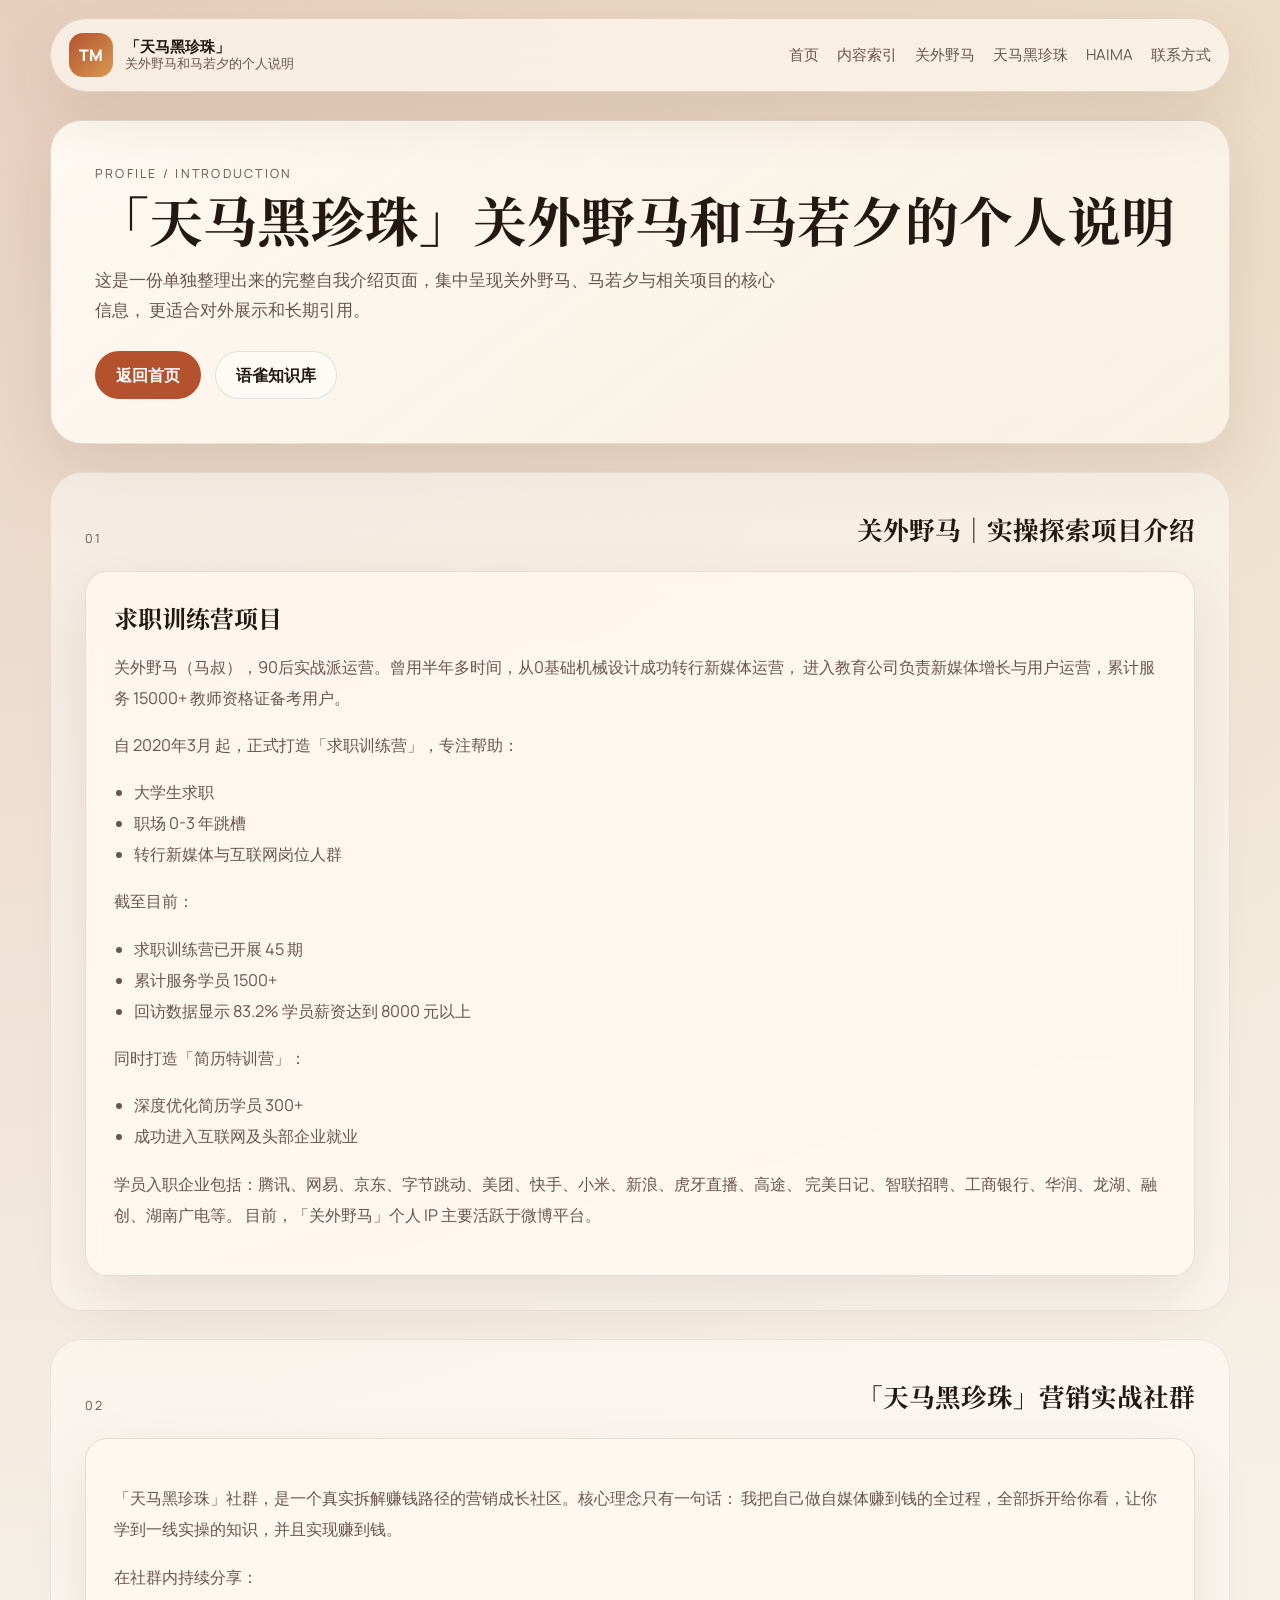
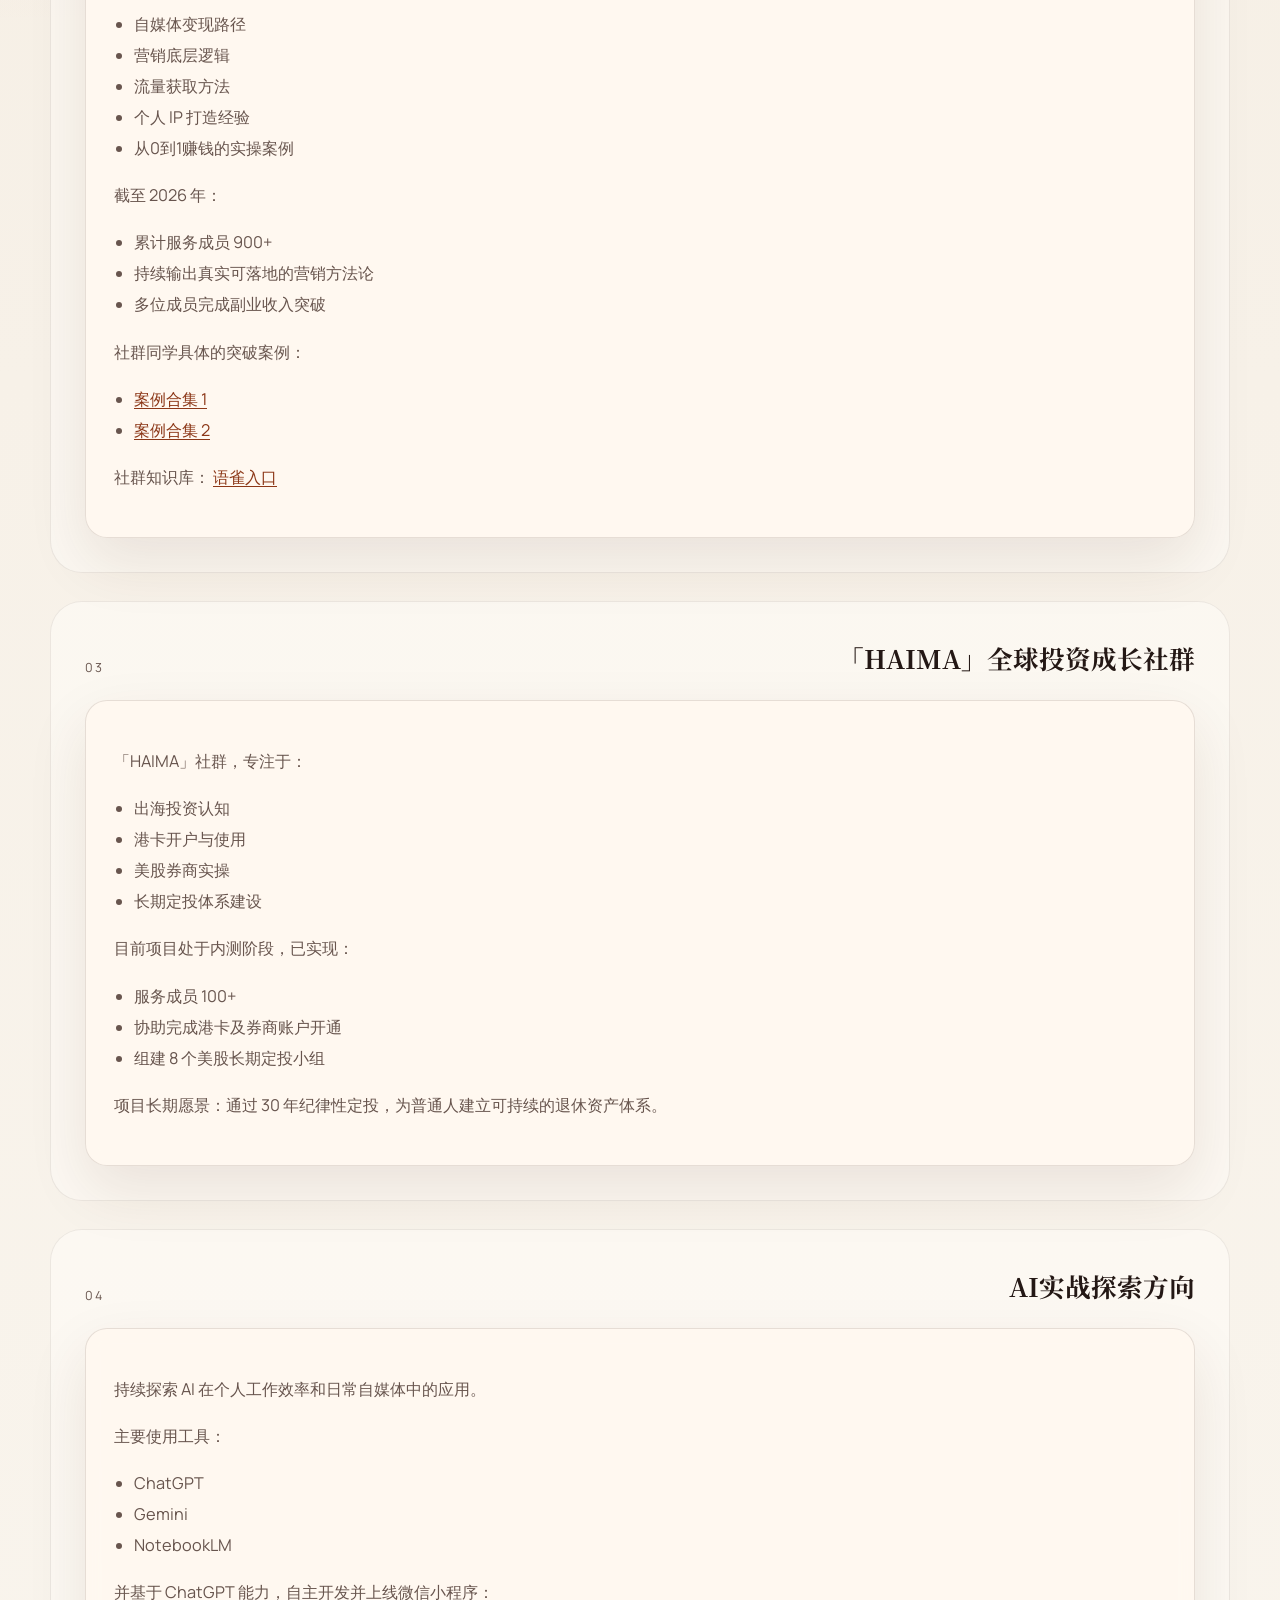
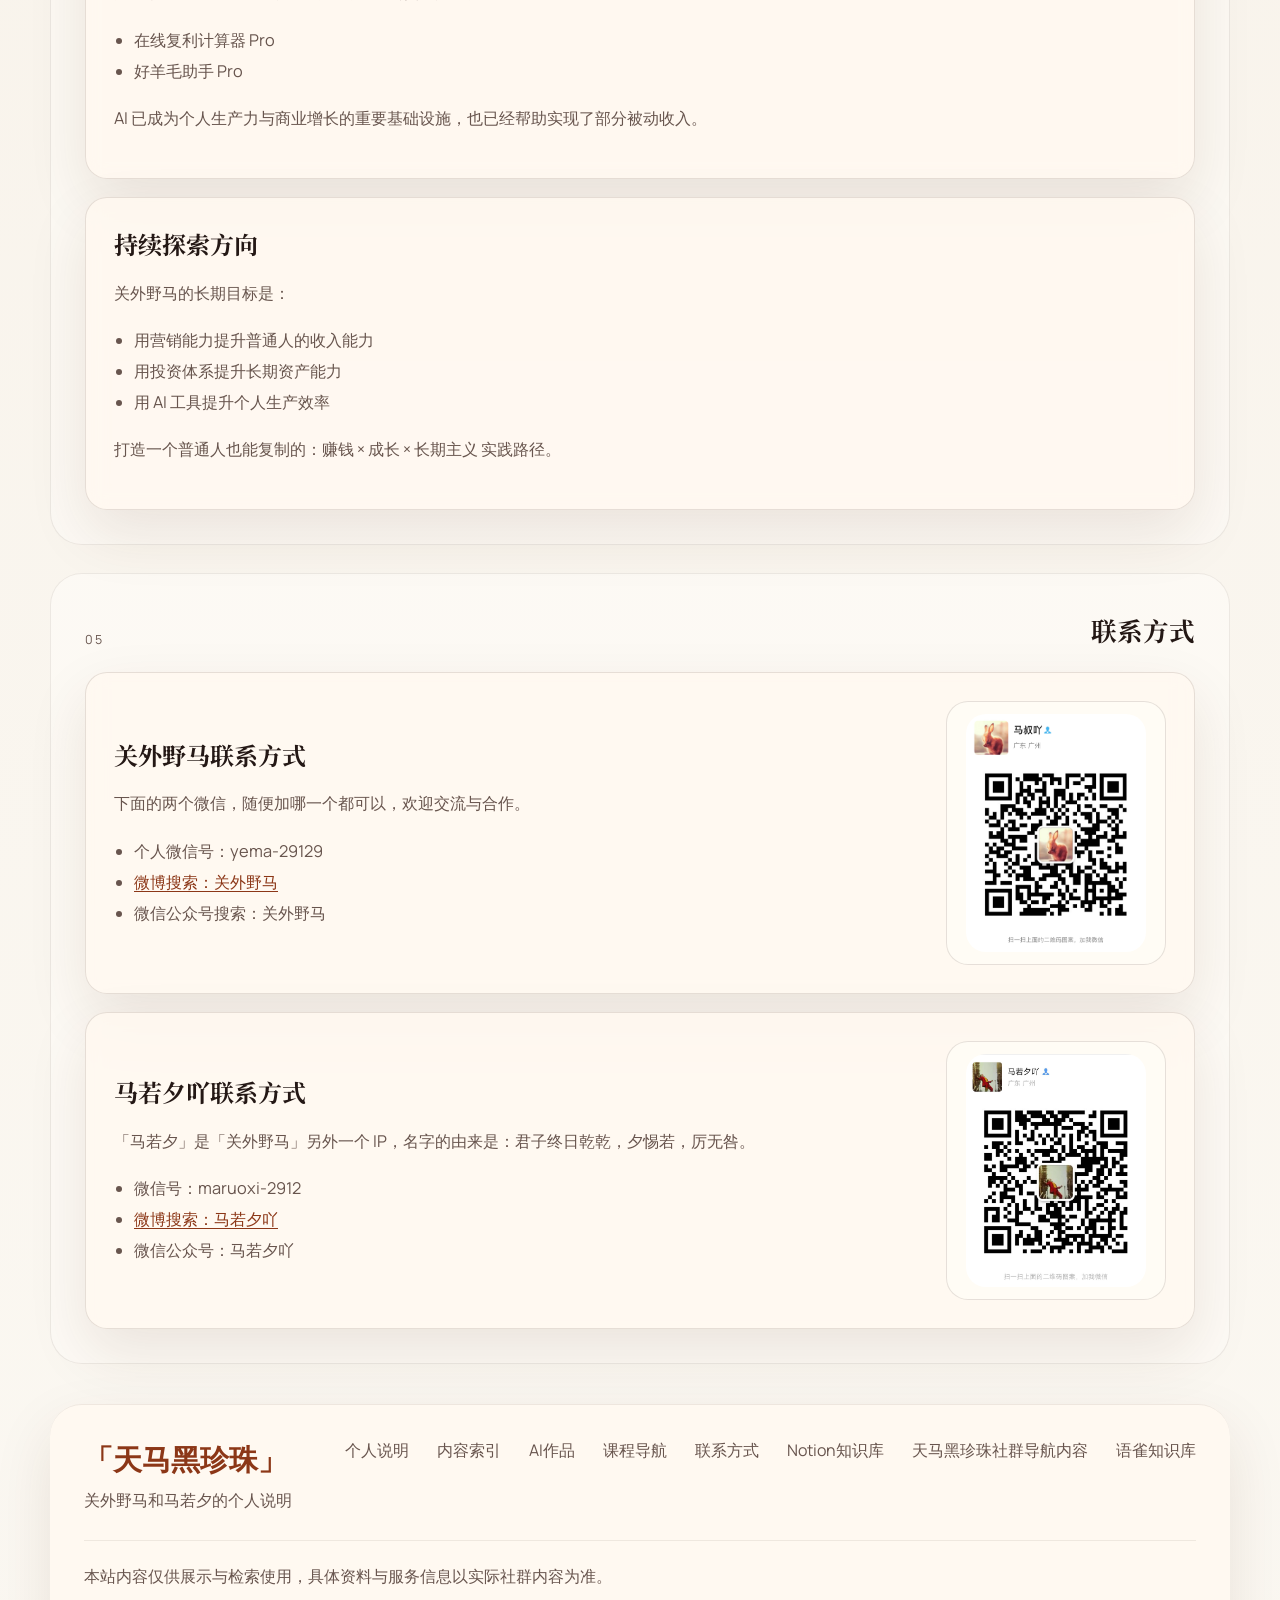
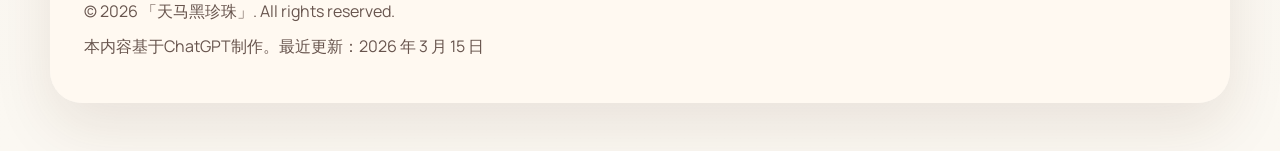
<file: profile.html>
<!DOCTYPE html>
<html lang="zh-CN">
  <head>
    <meta charset="UTF-8" />
    <meta name="viewport" content="width=device-width, initial-scale=1.0" />
    <title>「天马黑珍珠」关外野马和马若夕的个人说明</title>
    <meta
      name="description"
      content="关外野马和马若夕的个人说明，包含求职训练营、天马黑珍珠社群、HAIMA 社群、AI 方向与联系方式。"
    />
    <link rel="preconnect" href="https://fonts.googleapis.com" />
    <link rel="preconnect" href="https://fonts.gstatic.com" crossorigin />
    <link
      href="https://fonts.googleapis.com/css2?family=Manrope:wght@400;500;700;800&family=Noto+Serif+SC:wght@400;600;700&display=swap"
      rel="stylesheet"
    />
    <script>
      var _hmt = _hmt || [];
      (function () {
        var hm = document.createElement("script");
        hm.src = "https://hm.baidu.com/hm.js?55c495f2ea4ed438c098589f9b8940dc";
        var s = document.getElementsByTagName("script")[0];
        s.parentNode.insertBefore(hm, s);
      })();
    </script>
    <link rel="stylesheet" href="./styles.css" />
  </head>
  <body>
    <div class="page-shell">
      <header class="site-header">
        <a class="brand" href="./index.html">
          <span class="brand-mark">TM</span>
          <span class="brand-copy">
            <strong>「天马黑珍珠」</strong>
            <small>关外野马和马若夕的个人说明</small>
          </span>
        </a>
        <nav class="top-nav">
          <a href="./index.html">首页</a>
          <a href="./content-index.html">内容索引</a>
          <a href="#yema">关外野马</a>
          <a href="#tmhzz">天马黑珍珠</a>
          <a href="#haima">HAIMA</a>
          <a href="#contact">联系方式</a>
        </nav>
      </header>

      <main>
        <section class="hero hero-single">
          <div class="hero-copy">
            <p class="eyebrow">Profile / Introduction</p>
            <h1>「天马黑珍珠」关外野马和马若夕的个人说明</h1>
            <p class="hero-text">
              这是一份单独整理出来的完整自我介绍页面，集中呈现关外野马、马若夕与相关项目的核心信息，
              更适合对外展示和长期引用。
            </p>
            <div class="hero-actions">
              <a class="button primary" href="./index.html">返回首页</a>
              <a class="button secondary" href="https://www.yuque.com/mashuya/sq0tya?#" target="_blank" rel="noreferrer">语雀知识库</a>
            </div>
          </div>
        </section>

        <section id="yema" class="section">
          <div class="section-heading">
            <p class="section-kicker">01</p>
            <h2>关外野马｜实操探索项目介绍</h2>
          </div>
          <div class="profile-stack">
            <article class="profile-card">
              <h3>求职训练营项目</h3>
              <p>
                关外野马（马叔），90后实战派运营。曾用半年多时间，从0基础机械设计成功转行新媒体运营，
                进入教育公司负责新媒体增长与用户运营，累计服务 15000+ 教师资格证备考用户。
              </p>
              <p>自 2020年3月 起，正式打造「求职训练营」，专注帮助：</p>
              <ul class="story-list">
                <li>大学生求职</li>
                <li>职场 0-3 年跳槽</li>
                <li>转行新媒体与互联网岗位人群</li>
              </ul>
              <p>截至目前：</p>
              <ul class="story-list">
                <li>求职训练营已开展 45 期</li>
                <li>累计服务学员 1500+</li>
                <li>回访数据显示 83.2% 学员薪资达到 8000 元以上</li>
              </ul>
              <p>同时打造「简历特训营」：</p>
              <ul class="story-list">
                <li>深度优化简历学员 300+</li>
                <li>成功进入互联网及头部企业就业</li>
              </ul>
              <p>
                学员入职企业包括：腾讯、网易、京东、字节跳动、美团、快手、小米、新浪、虎牙直播、高途、
                完美日记、智联招聘、工商银行、华润、龙湖、融创、湖南广电等。
                目前，「关外野马」个人 IP 主要活跃于微博平台。
              </p>
            </article>
          </div>
        </section>

        <section id="tmhzz" class="section">
          <div class="section-heading">
            <p class="section-kicker">02</p>
            <h2>「天马黑珍珠」营销实战社群</h2>
          </div>
          <div class="profile-stack">
            <article class="profile-card">
              <p>
                「天马黑珍珠」社群，是一个真实拆解赚钱路径的营销成长社区。核心理念只有一句话：
                我把自己做自媒体赚到钱的全过程，全部拆开给你看，让你学到一线实操的知识，并且实现赚到钱。
              </p>
              <p>在社群内持续分享：</p>
              <ul class="story-list">
                <li>自媒体变现路径</li>
                <li>营销底层逻辑</li>
                <li>流量获取方法</li>
                <li>个人 IP 打造经验</li>
                <li>从0到1赚钱的实操案例</li>
              </ul>
              <p>截至 2026 年：</p>
              <ul class="story-list">
                <li>累计服务成员 900+</li>
                <li>持续输出真实可落地的营销方法论</li>
                <li>多位成员完成副业收入突破</li>
              </ul>
              <p>社群同学具体的突破案例：</p>
              <ul class="story-list">
                <li><a href="https://mp.weixin.qq.com/mp/appmsgalbum?__biz=MzA3MTA2NzY5Nw==&action=getalbum&album_id=3845994237565009921#wechat_redirect" target="_blank" rel="noreferrer">案例合集 1</a></li>
                <li><a href="https://mp.weixin.qq.com/mp/appmsgalbum?__biz=MzA3MTA2NzY5Nw==&action=getalbum&album_id=2312372871836499968#wechat_redirect" target="_blank" rel="noreferrer">案例合集 2</a></li>
              </ul>
              <p>
                社群知识库：
                <a href="https://www.yuque.com/mashuya/sq0tya?#" target="_blank" rel="noreferrer">语雀入口</a>
              </p>
            </article>
          </div>
        </section>

        <section id="haima" class="section">
          <div class="section-heading">
            <p class="section-kicker">03</p>
            <h2>「HAIMA」全球投资成长社群</h2>
          </div>
          <div class="profile-stack">
            <article class="profile-card">
              <p>「HAIMA」社群，专注于：</p>
              <ul class="story-list">
                <li>出海投资认知</li>
                <li>港卡开户与使用</li>
                <li>美股券商实操</li>
                <li>长期定投体系建设</li>
              </ul>
              <p>目前项目处于内测阶段，已实现：</p>
              <ul class="story-list">
                <li>服务成员 100+</li>
                <li>协助完成港卡及券商账户开通</li>
                <li>组建 8 个美股长期定投小组</li>
              </ul>
              <p>
                项目长期愿景：通过 30 年纪律性定投，为普通人建立可持续的退休资产体系。
              </p>
            </article>
          </div>
        </section>

        <section class="section">
          <div class="section-heading">
            <p class="section-kicker">04</p>
            <h2>AI实战探索方向</h2>
          </div>
          <div class="profile-stack">
            <article class="profile-card">
              <p>持续探索 AI 在个人工作效率和日常自媒体中的应用。</p>
              <p>主要使用工具：</p>
              <ul class="story-list">
                <li>ChatGPT</li>
                <li>Gemini</li>
                <li>NotebookLM</li>
              </ul>
              <p>并基于 ChatGPT 能力，自主开发并上线微信小程序：</p>
              <ul class="story-list">
                <li>在线复利计算器 Pro</li>
                <li>好羊毛助手 Pro</li>
              </ul>
              <p>
                AI 已成为个人生产力与商业增长的重要基础设施，也已经帮助实现了部分被动收入。
              </p>
            </article>
            <article class="profile-card">
              <h3>持续探索方向</h3>
              <p>关外野马的长期目标是：</p>
              <ul class="story-list">
                <li>用营销能力提升普通人的收入能力</li>
                <li>用投资体系提升长期资产能力</li>
                <li>用 AI 工具提升个人生产效率</li>
              </ul>
              <p>打造一个普通人也能复制的：赚钱 × 成长 × 长期主义 实践路径。</p>
            </article>
          </div>
        </section>

        <section id="contact" class="section">
          <div class="section-heading">
            <p class="section-kicker">05</p>
            <h2>联系方式</h2>
          </div>
          <div class="profile-stack">
            <article class="profile-card profile-contact-card" id="yema-contact">
              <div class="profile-contact-copy">
              <h3>关外野马联系方式</h3>
              <p>下面的两个微信，随便加哪一个都可以，欢迎交流与合作。</p>
              <ul class="story-list">
                <li>个人微信号：yema-29129</li>
                <li><a href="https://weibo.com/u/2733074462" target="_blank" rel="noreferrer">微博搜索：关外野马</a></li>
                <li>微信公众号搜索：关外野马</li>
              </ul>
              </div>
              <div class="profile-contact-media">
                <img src="./assets/images/yema-contact.jpeg" alt="关外野马微信二维码" />
              </div>
            </article>
            <article class="profile-card profile-contact-card" id="maruoxi-contact">
              <div class="profile-contact-copy">
              <h3>马若夕吖联系方式</h3>
              <p>
                「马若夕」是「关外野马」另外一个 IP，名字的由来是：君子终日乾乾，夕惕若，厉无咎。
              </p>
              <ul class="story-list">
                <li>微信号：maruoxi-2912</li>
                <li><a href="https://weibo.com/7298373397" target="_blank" rel="noreferrer">微博搜索：马若夕吖</a></li>
                <li>微信公众号：马若夕吖</li>
              </ul>
              </div>
              <div class="profile-contact-media">
                <img src="./assets/images/maruoxi-contact.png" alt="马若夕吖微信二维码" />
              </div>
            </article>
          </div>
        </section>
      </main>

      <footer class="site-footer">
        <div class="footer-brand">
          <strong>「天马黑珍珠」</strong>
          <span>关外野马和马若夕的个人说明</span>
        </div>
        <nav class="footer-nav">
          <a href="./profile.html">个人说明</a>
          <a href="./content-index.html">内容索引</a>
          <a href="./index.html#ai">AI作品</a>
          <a href="./index.html#sections">课程导航</a>
          <a href="#contact">联系方式</a>
          <a href="https://guanwaiyema.notion.site/0577f428c2644c1191d6cda9dcba9894?source=copy_link" target="_blank" rel="noreferrer">Notion知识库</a>
          <a href="https://www.tmhzz.com/" target="_blank" rel="noreferrer">天马黑珍珠社群导航内容</a>
          <a href="https://www.yuque.com/mashuya/sq0tya?#" target="_blank" rel="noreferrer">语雀知识库</a>
        </nav>
        <div class="footer-meta">
          <p>本站内容仅供展示与检索使用，具体资料与服务信息以实际社群内容为准。</p>
          <p>&copy; 2026 「天马黑珍珠」. All rights reserved.</p>
          <p>本内容基于ChatGPT制作。最近更新：2026 年 3 月 15 日</p>
        </div>
      </footer>
    </div>
  </body>
</html>
</file>
<file: styles.css>
:root {
  --bg: #f7f1e8;
  --bg-soft: #fffaf2;
  --surface: rgba(255, 248, 240, 0.84);
  --surface-strong: #fffdf8;
  --text: #241815;
  --muted: #68554e;
  --line: rgba(54, 28, 18, 0.12);
  --accent: #b4522f;
  --accent-strong: #8c3717;
  --shadow: 0 24px 60px rgba(80, 36, 16, 0.1);
  --radius-xl: 32px;
  --radius-lg: 22px;
  --radius-md: 16px;
  --container: 1180px;
}

* {
  box-sizing: border-box;
}

html {
  scroll-behavior: smooth;
}

body {
  margin: 0;
  color: var(--text);
  background:
    radial-gradient(circle at top left, rgba(180, 82, 47, 0.18), transparent 32%),
    radial-gradient(circle at top right, rgba(209, 166, 87, 0.15), transparent 28%),
    linear-gradient(180deg, #f3ebdf 0%, #f7f1e8 40%, #fbf8f2 100%);
  font-family: "Manrope", sans-serif;
}

img {
  display: block;
  max-width: 100%;
}

a {
  color: inherit;
  text-decoration: none;
}

.page-shell {
  width: min(var(--container), calc(100% - 32px));
  margin: 0 auto;
  padding: 18px 0 48px;
}

.site-header {
  position: sticky;
  top: 16px;
  z-index: 10;
  display: flex;
  align-items: center;
  justify-content: space-between;
  gap: 20px;
  padding: 14px 18px;
  background: rgba(255, 250, 242, 0.7);
  backdrop-filter: blur(16px);
  border: 1px solid var(--line);
  border-radius: 999px;
  box-shadow: var(--shadow);
}

.brand {
  display: inline-flex;
  align-items: center;
  gap: 12px;
}

.brand-mark {
  display: grid;
  place-items: center;
  width: 44px;
  height: 44px;
  border-radius: 14px;
  background: linear-gradient(135deg, var(--accent), #d89a52);
  color: #fff;
  font-weight: 800;
}

.brand-copy {
  display: flex;
  flex-direction: column;
  line-height: 1.1;
}

.brand-copy strong {
  font-size: 0.95rem;
}

.brand-copy small,
.top-nav a,
.section-kicker,
.content-kicker,
.eyebrow,
.panel-label {
  color: var(--muted);
}

.top-nav {
  display: flex;
  flex-wrap: wrap;
  gap: 18px;
}

.top-nav a {
  font-size: 0.95rem;
}

.hero,
.section,
.content-block {
  margin-top: 28px;
}

.hero {
  display: grid;
  grid-template-columns: 1.25fr 0.75fr;
  gap: 24px;
  padding: 44px;
  border: 1px solid var(--line);
  border-radius: var(--radius-xl);
  background: linear-gradient(145deg, rgba(255, 252, 246, 0.92), rgba(251, 243, 230, 0.85));
  box-shadow: var(--shadow);
}

.hero-single {
  grid-template-columns: 1fr;
}

.hero h1,
.section-heading h2,
.content-head h3,
.note-card h3,
.guide-card h3,
.profile-card h3 {
  font-family: "Noto Serif SC", serif;
}

.hero h1 {
  margin: 8px 0 16px;
  font-size: clamp(2.2rem, 4.2vw, 4.6rem);
  line-height: 1.08;
}

.hero-text {
  max-width: 680px;
  font-size: 1.05rem;
  line-height: 1.8;
  color: var(--muted);
}

.hero-actions {
  display: flex;
  flex-wrap: wrap;
  gap: 14px;
  margin-top: 26px;
}

.button {
  display: inline-flex;
  align-items: center;
  justify-content: center;
  min-height: 48px;
  padding: 0 20px;
  border-radius: 999px;
  border: 1px solid transparent;
  font-weight: 700;
}

.button.primary {
  background: var(--accent);
  color: #fff;
}

.button.secondary {
  border-color: var(--line);
  background: rgba(255, 255, 255, 0.55);
}

.hero-stats {
  display: grid;
  grid-template-columns: repeat(3, minmax(0, 1fr));
  gap: 12px;
  margin: 28px 0 0;
  padding: 0;
  list-style: none;
}

.hero-stats li,
.panel-card,
.note-card,
.quote-card,
.guide-card,
.qr-card,
.link-card,
.contact-card,
.content-block,
.profile-card {
  border: 1px solid var(--line);
  background: var(--surface);
  backdrop-filter: blur(10px);
  box-shadow: var(--shadow);
}

.hero-stats li {
  padding: 18px;
  border-radius: var(--radius-md);
}

.hero-stats strong {
  display: block;
  font-size: 1.4rem;
}

.hero-stats span {
  color: var(--muted);
  font-size: 0.92rem;
}

.hero-panel {
  display: flex;
}

.hero-quick-grid {
  display: grid;
  grid-template-columns: repeat(2, minmax(0, 1fr));
  gap: 14px;
  width: 100%;
}

.quick-card {
  display: flex;
  flex-direction: column;
  gap: 10px;
  min-height: 190px;
  padding: 22px;
  border: 1px solid var(--line);
  border-radius: var(--radius-lg);
  background: rgba(255, 252, 246, 0.9);
  box-shadow: var(--shadow);
  transition: transform 180ms ease, border-color 180ms ease;
}

.quick-card:hover {
  transform: translateY(-4px);
  border-color: rgba(180, 82, 47, 0.35);
}

.quick-card strong {
  font-family: "Noto Serif SC", serif;
  font-size: 1.35rem;
}

.quick-card small,
.quick-kicker {
  color: var(--muted);
  line-height: 1.7;
}

.quick-kicker {
  text-transform: uppercase;
  letter-spacing: 0.14em;
  font-size: 0.75rem;
}

.quick-card-strong {
  background: linear-gradient(160deg, rgba(180, 82, 47, 0.94), rgba(155, 76, 42, 0.9));
  color: #fff7f2;
}

.quick-card-strong .quick-kicker,
.quick-card-strong small {
  color: rgba(255, 247, 242, 0.84);
}

.panel-card {
  align-self: stretch;
  width: 100%;
  padding: 26px;
  border-radius: var(--radius-lg);
}

.panel-card ul {
  margin: 18px 0 0;
  padding-left: 20px;
  color: var(--muted);
  line-height: 1.8;
}

.section {
  padding: 34px;
  border-radius: var(--radius-xl);
  background: rgba(255, 253, 249, 0.52);
  border: 1px solid rgba(54, 28, 18, 0.08);
}

.section-heading {
  display: flex;
  align-items: end;
  justify-content: space-between;
  gap: 20px;
  margin-bottom: 24px;
}

.section-heading h2,
.content-head h3 {
  margin: 4px 0 0;
  font-size: clamp(1.5rem, 2vw, 2.4rem);
}

.section-kicker,
.content-kicker,
.eyebrow {
  margin: 0;
  text-transform: uppercase;
  letter-spacing: 0.18em;
  font-size: 0.78rem;
}

.intro-grid {
  display: grid;
  grid-template-columns: 1fr 1fr 0.9fr;
  gap: 18px;
}

.note-card,
.quote-card {
  padding: 24px;
  border-radius: var(--radius-lg);
}

.note-card p,
.quote-card p,
.content-desc,
.content-item p,
.contact-copy p {
  color: var(--muted);
  line-height: 1.8;
}

.quote-card {
  display: flex;
  align-items: center;
  background: linear-gradient(160deg, rgba(180, 82, 47, 0.96), rgba(140, 55, 23, 0.9));
}

.quote-card p {
  color: #fff4ee;
  font-size: 1.1rem;
}

.link-grid {
  display: grid;
  grid-template-columns: repeat(2, minmax(0, 1fr));
  gap: 18px;
}

.link-card,
.contact-card,
.qr-card {
  border-radius: var(--radius-lg);
  overflow: hidden;
}

.link-card,
.content-item,
.contact-card,
.qr-card figcaption {
  padding: 18px 20px;
}

.story-grid {
  display: grid;
  grid-template-columns: repeat(2, minmax(0, 1fr));
  gap: 18px;
}

.story-card {
  padding: 24px;
  border: 1px solid var(--line);
  border-radius: var(--radius-lg);
  background: var(--surface);
  box-shadow: var(--shadow);
}

.story-card-wide {
  grid-column: 1 / -1;
}

.story-card h3 {
  margin: 0 0 12px;
  font-family: "Noto Serif SC", serif;
  font-size: 1.45rem;
}

.story-card.story-card-wide {
  padding: 18px 20px;
}

.story-card.story-card-wide h3 {
  margin-bottom: 10px;
  font-size: 1.08rem;
  line-height: 1.5;
}

.story-card.story-card-wide .button {
  min-height: 42px;
  padding: 0 16px;
  font-size: 0.95rem;
}

.index-card-head {
  display: flex;
  align-items: start;
  justify-content: space-between;
  gap: 18px;
  margin-bottom: 18px;
}

.index-card-head h3 {
  margin: 0;
}

.index-card-head span {
  color: var(--muted);
  font-size: 0.98rem;
  line-height: 1.6;
  text-align: right;
}

.story-card p,
.story-list li {
  color: var(--muted);
  line-height: 1.85;
}

.story-list {
  margin: 0;
  padding-left: 20px;
}

.profile-stack {
  display: grid;
  gap: 18px;
}

.profile-card {
  padding: 28px;
  border-radius: var(--radius-lg);
}

.profile-card h3 {
  margin: 0 0 14px;
  font-size: 1.5rem;
}

.profile-card p,
.profile-card li {
  color: var(--muted);
  line-height: 1.9;
  font-size: 1.02rem;
}

.profile-card a {
  color: var(--accent-strong);
  text-decoration: underline;
  text-underline-offset: 3px;
}

.site-footer {
  display: grid;
  grid-template-columns: 1fr auto;
  gap: 28px;
  margin-top: 40px;
  padding: 34px;
  border-top: 1px solid rgba(54, 28, 18, 0.08);
  border-radius: var(--radius-xl);
  background: rgba(255, 249, 241, 0.92);
  box-shadow: var(--shadow);
}

.footer-brand {
  display: flex;
  flex-direction: column;
  gap: 8px;
}

.footer-brand strong {
  color: var(--accent-strong);
  font-size: 1.8rem;
}

.footer-brand span,
.footer-meta p,
.footer-nav a {
  color: var(--muted);
}

.footer-nav {
  display: flex;
  flex-wrap: wrap;
  justify-content: flex-end;
  gap: 28px;
}

.footer-meta {
  grid-column: 1 / -1;
  padding-top: 22px;
  border-top: 1px solid rgba(54, 28, 18, 0.08);
}

.footer-meta p {
  margin: 0 0 8px;
  line-height: 1.7;
}

.embed-section {
  min-height: 70vh;
}

.embed-frame-shell {
  overflow: hidden;
  border: 1px solid var(--line);
  border-radius: var(--radius-lg);
  background: rgba(255, 252, 246, 0.92);
  box-shadow: var(--shadow);
}

.embed-frame {
  display: block;
  width: 100%;
  min-height: 80vh;
  border: 0;
  background: #fff;
}

.embed-note {
  margin: 18px 0 0;
  color: var(--muted);
  line-height: 1.8;
}

.ai-layout,
.contact-layout {
  display: grid;
  grid-template-columns: 0.95fr 1.05fr;
  gap: 18px;
  margin-bottom: 24px;
}

.qr-grid {
  display: grid;
  grid-template-columns: repeat(2, minmax(0, 1fr));
  gap: 18px;
}

.ai-works-block {
  margin-top: 18px;
}

.ai-works-grid {
  display: grid;
  grid-template-columns: 1.3fr 0.7fr 0.7fr;
  gap: 18px;
}

.index-section .content-block {
  margin-top: 0;
}

.index-list {
  grid-template-columns: repeat(3, minmax(0, 1fr));
}

.index-item {
  min-height: 0;
  display: flex;
  align-items: flex-start;
  padding: 24px;
}

.index-item h4 {
  margin: 0;
  font-size: 1.1rem;
  line-height: 1.6;
}

.ai-work-item {
  min-height: 100%;
  padding: 28px 32px;
}

.ai-work-links {
  display: grid;
  gap: 10px;
  margin-top: 18px;
}

.ai-work-title-link {
  color: inherit;
  text-decoration: none;
}

.ai-work-title-link:hover {
  color: var(--accent-strong);
}

.ai-work-links a {
  color: var(--muted);
  font-weight: 700;
  line-height: 1.7;
  text-decoration: none;
}

.ai-work-links a:hover {
  color: var(--accent-strong);
}

.ai-work-qr {
  background: var(--surface-strong);
}

.ai-work-qr img {
  padding: 20px;
}

.qr-card {
  background: var(--surface-strong);
}

.qr-card img {
  padding: 20px;
}

.section-stack {
  display: grid;
  gap: 18px;
}

.content-block {
  padding: 24px;
  border-radius: var(--radius-lg);
}

.content-head {
  display: flex;
  justify-content: space-between;
  gap: 18px;
  margin-bottom: 20px;
}

.content-desc {
  max-width: 520px;
  margin: 0;
}

.content-list {
  display: grid;
  grid-template-columns: repeat(auto-fit, minmax(220px, 1fr));
  gap: 14px;
}

.content-item {
  display: block;
  border: 1px solid var(--line);
  border-radius: var(--radius-md);
  background: var(--surface-strong);
  transition: transform 180ms ease, border-color 180ms ease, box-shadow 180ms ease;
}

.content-item:hover {
  transform: translateY(-4px);
  border-color: rgba(180, 82, 47, 0.4);
  box-shadow: 0 18px 30px rgba(80, 36, 16, 0.08);
}

.content-item h4 {
  margin: 0 0 8px;
  font-size: 1rem;
  line-height: 1.5;
}

.inline-chips {
  display: inline-flex;
  flex-wrap: wrap;
  gap: 8px;
  margin-left: 12px;
  vertical-align: middle;
}

.meta-row {
  display: flex;
  flex-wrap: wrap;
  gap: 8px;
  margin-bottom: 12px;
}

.meta-chip {
  padding: 5px 10px;
  border-radius: 999px;
  background: #f4e5d8;
  color: var(--accent-strong);
  font-size: 0.76rem;
  font-weight: 700;
}

.link-card {
  display: flex;
  align-items: center;
  min-height: 96px;
  background: var(--surface);
  font-weight: 700;
}

.contact-card {
  display: grid;
  grid-template-columns: 200px 1fr;
  background: var(--surface-strong);
}

.contact-image-link {
  display: block;
  height: 100%;
}

.contact-card img {
  width: 100%;
  height: 100%;
  object-fit: contain;
  background: #fff;
}

.contact-links {
  display: flex;
  flex-direction: column;
  gap: 12px;
  justify-content: center;
  padding: 20px;
}

.contact-links a {
  font-weight: 700;
}

.profile-contact-card {
  display: grid;
  grid-template-columns: 1fr 220px;
  gap: 24px;
  align-items: center;
}

.profile-contact-copy {
  min-width: 0;
}

.profile-contact-media {
  display: flex;
  justify-content: center;
  align-items: center;
  padding: 12px;
  border: 1px solid var(--line);
  border-radius: var(--radius-lg);
  background: rgba(255, 252, 246, 0.92);
}

.profile-contact-media img {
  width: 100%;
  max-width: 180px;
  height: auto;
  border-radius: 20px;
  object-fit: contain;
}

@media (max-width: 960px) {
  .site-header,
  .section-heading,
  .content-head,
  .hero,
  .intro-grid,
  .ai-layout,
  .contact-layout,
  .contact-card,
  .profile-contact-card {
    grid-template-columns: 1fr;
  }

  .site-header,
  .section-heading,
  .content-head {
    display: grid;
  }

  .hero {
    padding: 28px;
  }

  .story-grid,
  .link-grid,
  .qr-grid,
  .hero-quick-grid,
  .ai-works-grid,
  .index-list {
    grid-template-columns: 1fr;
  }

  .site-footer {
    grid-template-columns: 1fr;
  }

  .footer-nav {
    justify-content: flex-start;
    gap: 16px;
  }
}

@media (max-width: 640px) {
  .page-shell {
    width: min(var(--container), calc(100% - 20px));
  }

  .site-header {
    top: 10px;
    border-radius: 26px;
  }

  .top-nav {
    gap: 12px;
  }

  .section,
  .content-block {
    padding: 22px;
  }

  .hero-stats {
    grid-template-columns: 1fr;
  }
}
</file>
